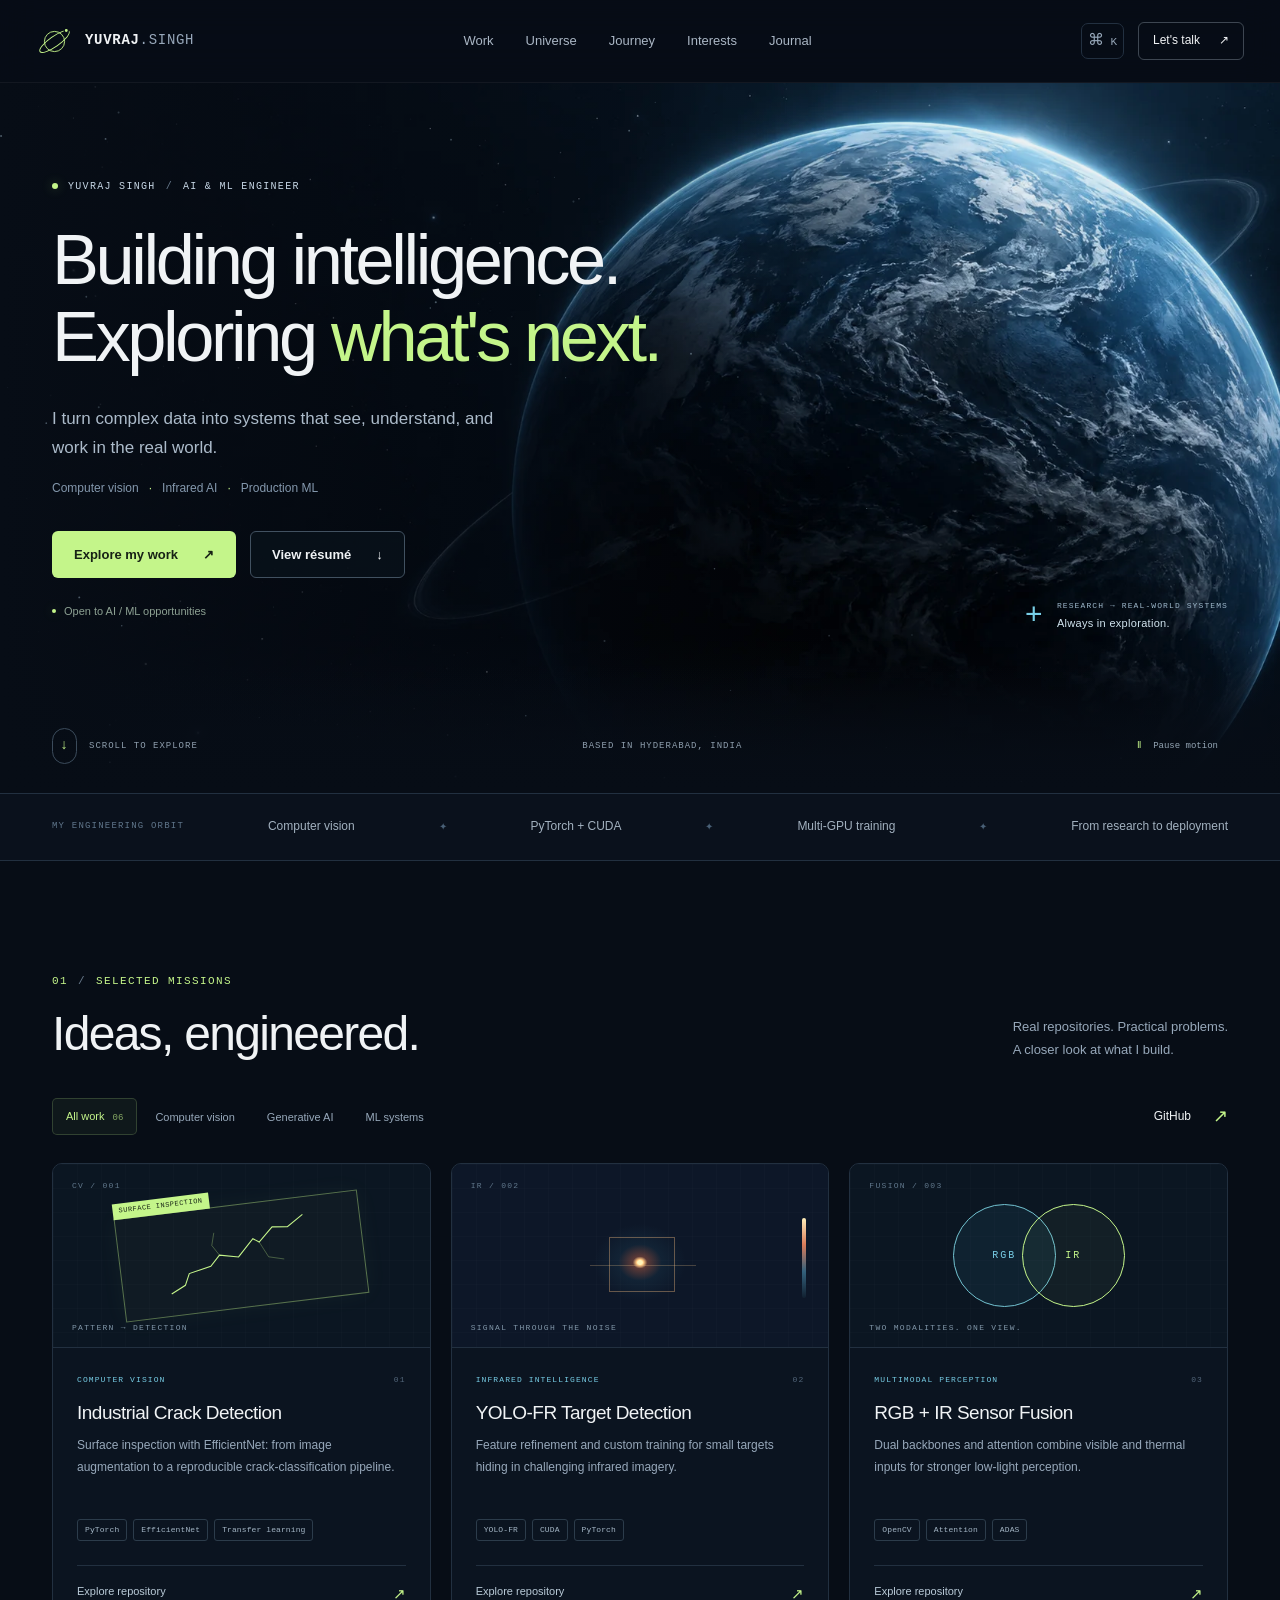
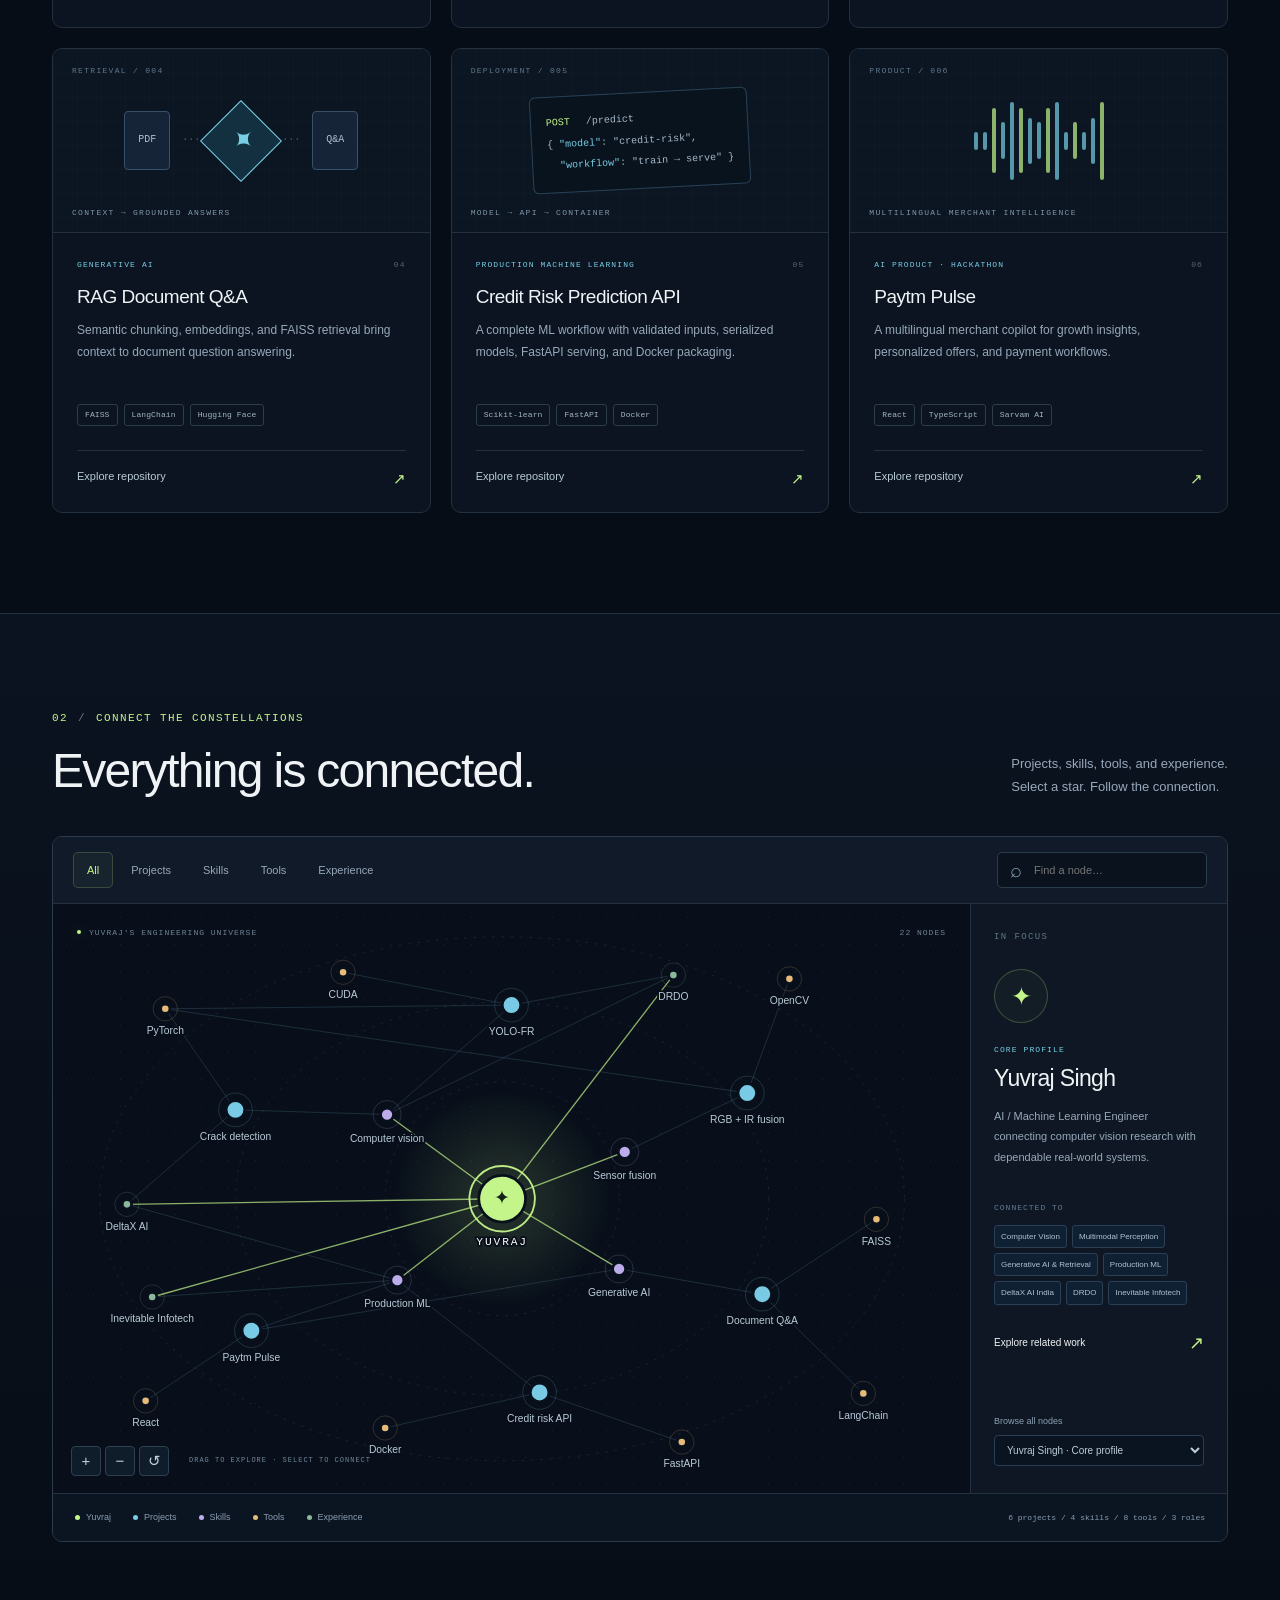
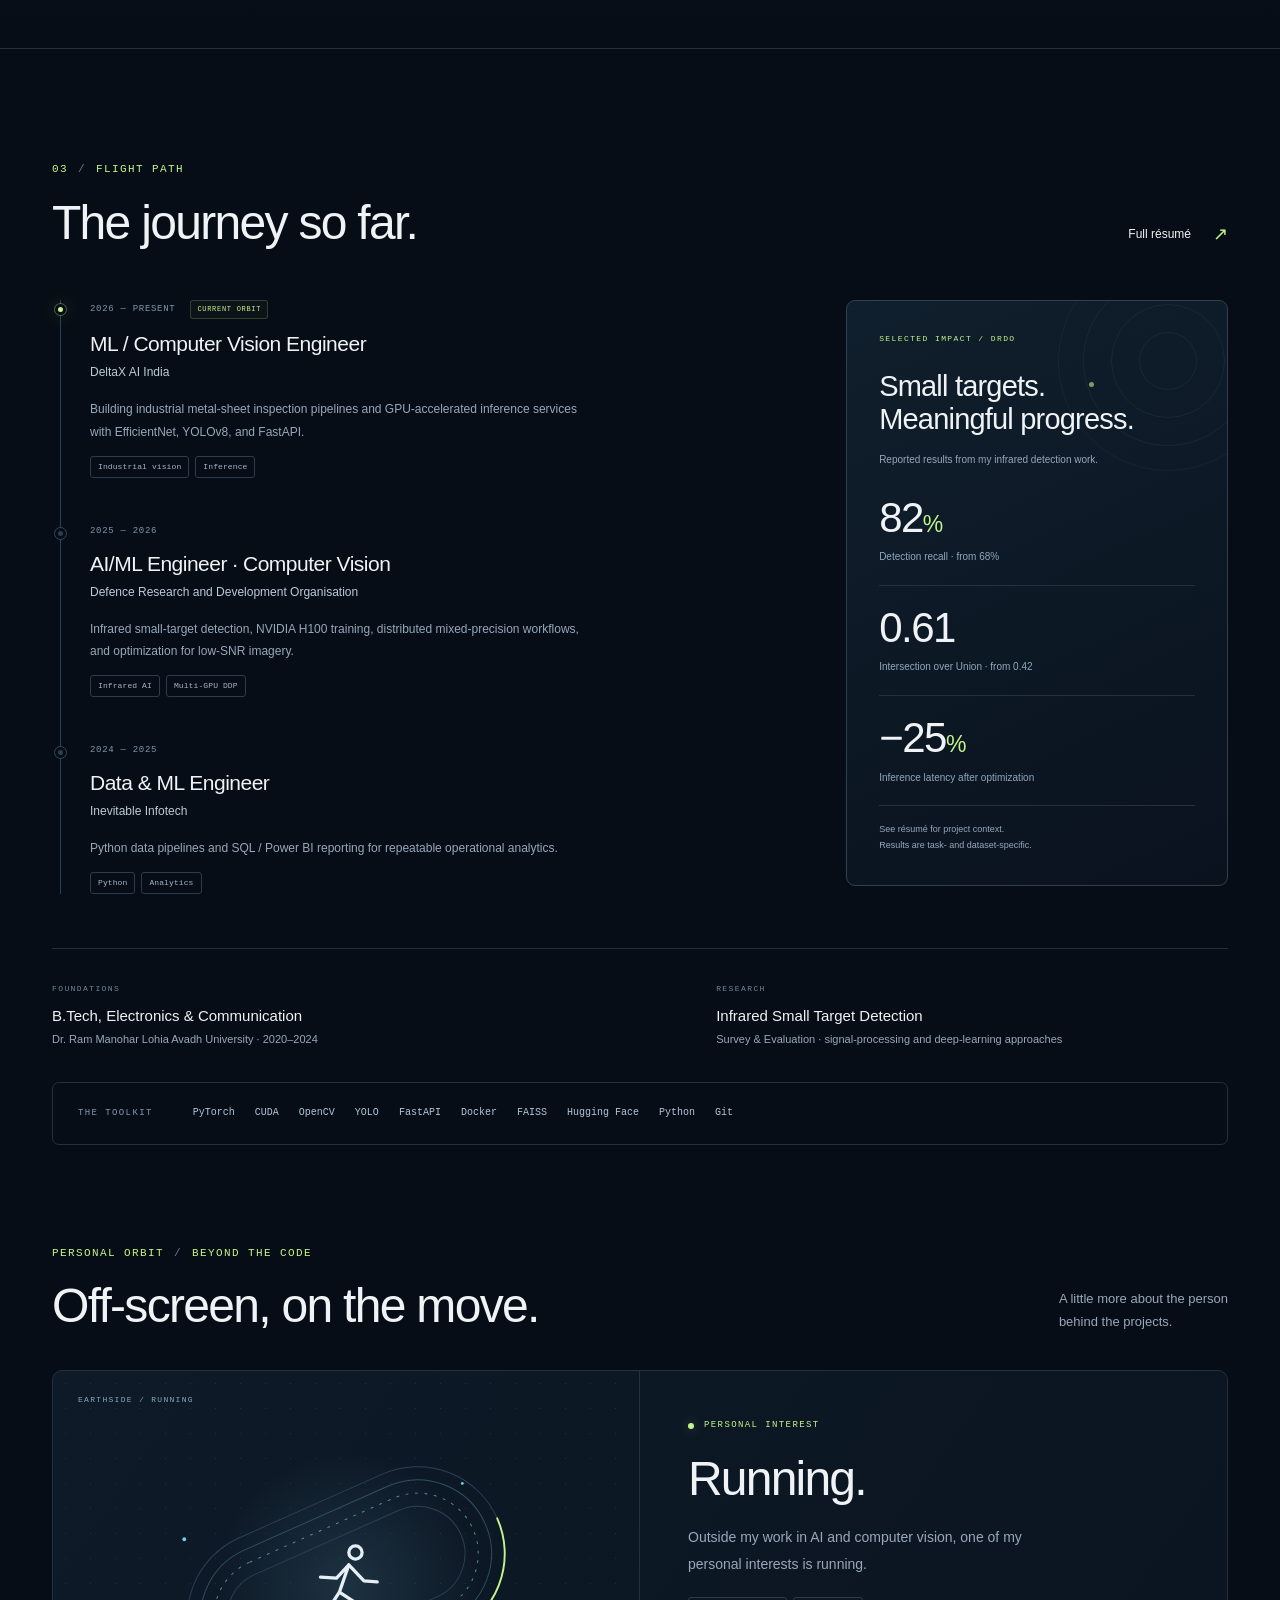
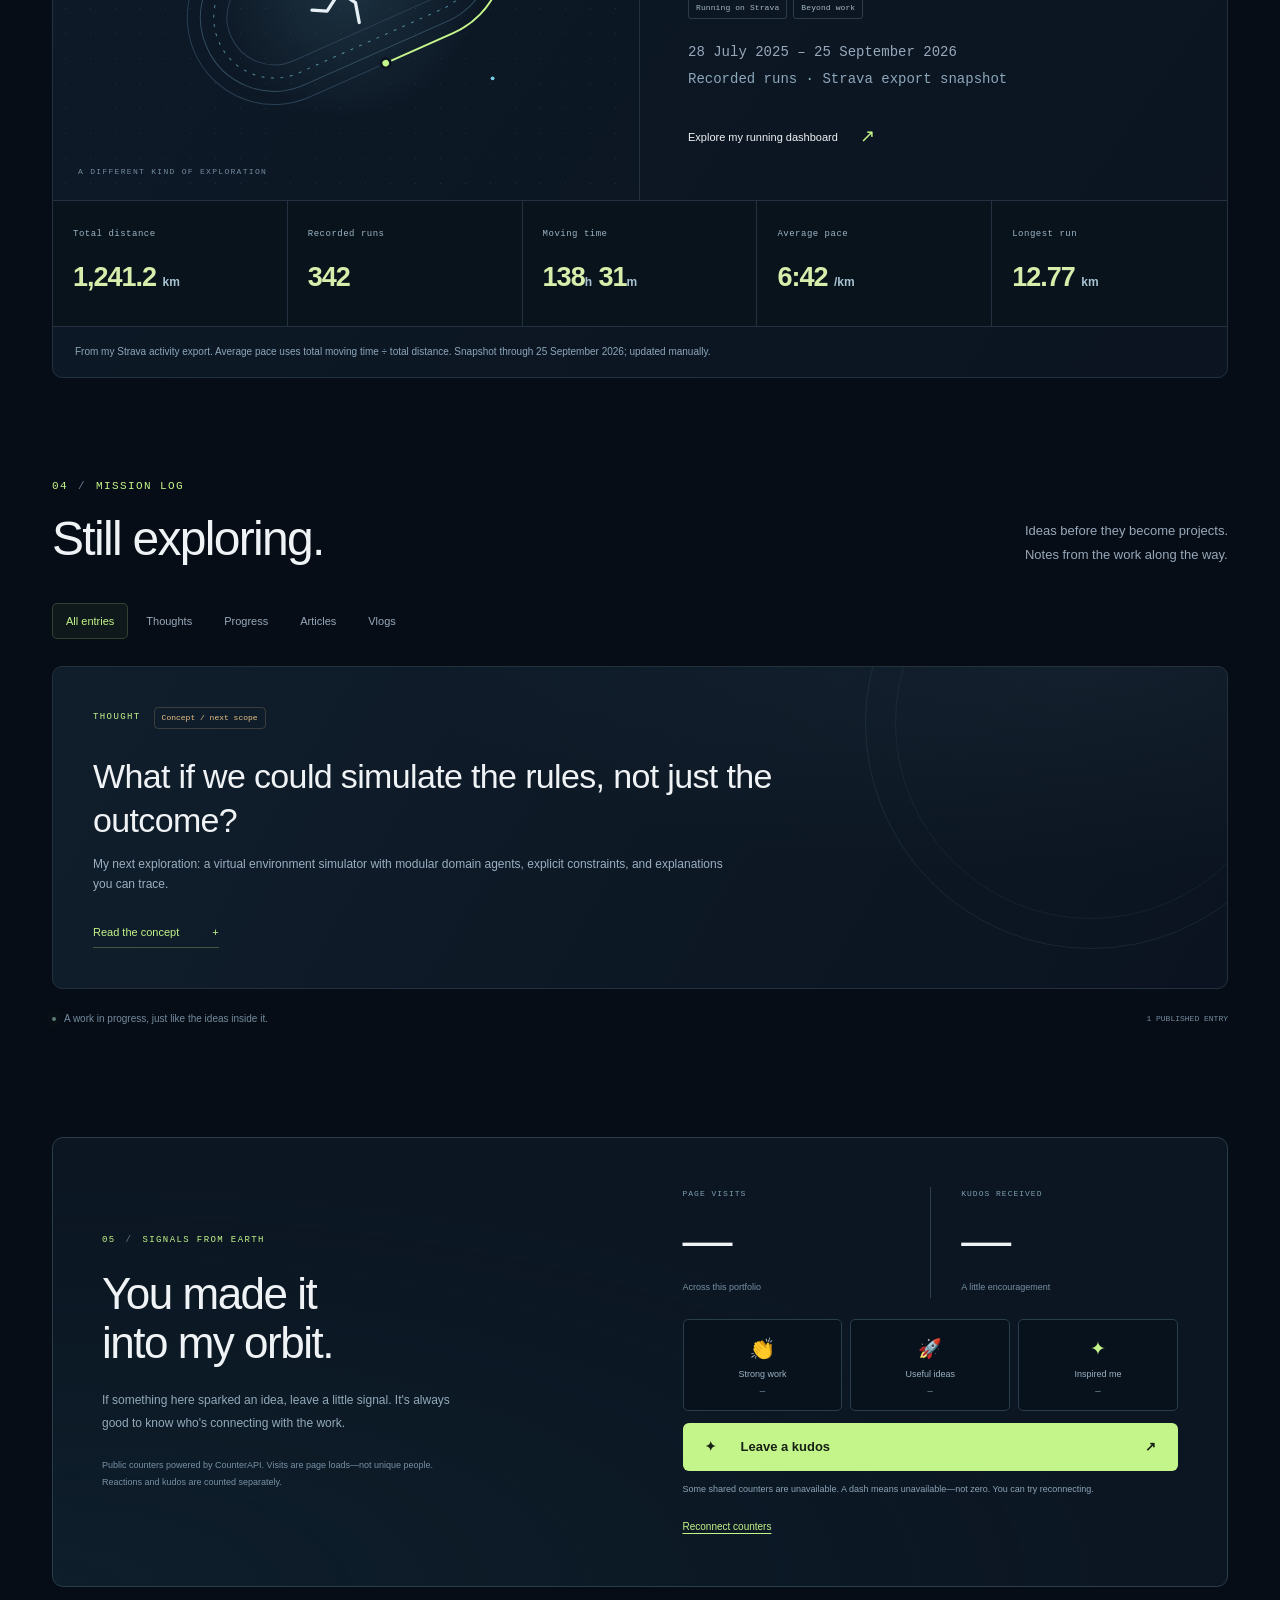
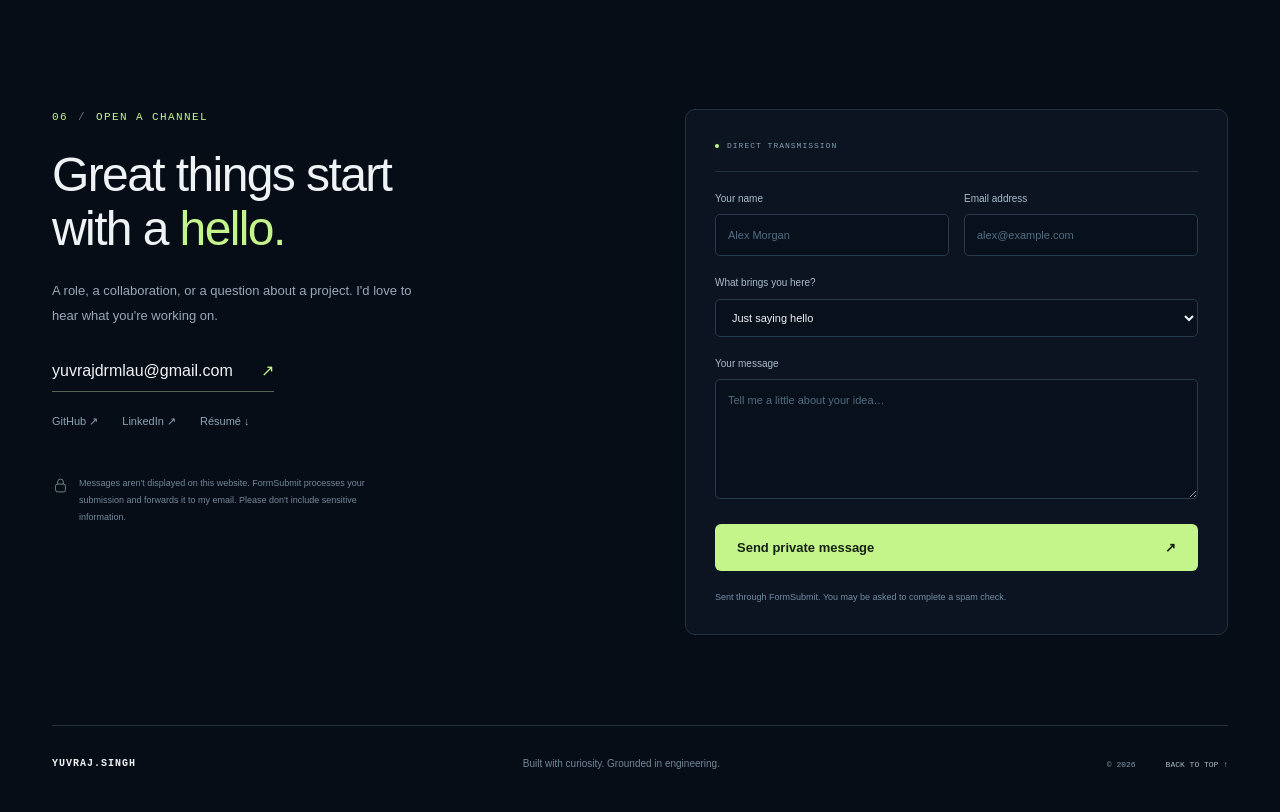
<file: index.html>
<!doctype html>
<html lang="en">
<head>
  <meta charset="utf-8">
  <meta name="viewport" content="width=device-width, initial-scale=1">
  <meta name="description" content="Yuvraj Singh — AI / Machine Learning Engineer. Explore computer vision, infrared detection, sensor fusion, and production ML projects, experience, and build notes.">
  <meta name="theme-color" content="#070d16">
  <meta property="og:title" content="Yuvraj Singh — AI / Machine Learning Engineer">
  <meta property="og:description" content="Building intelligent systems. Exploring what comes next. Projects, experience, and notes from my engineering orbit.">
  <meta property="og:type" content="website">
  <meta name="color-scheme" content="dark">
  <title>Yuvraj Singh · AI / Machine Learning Engineer</title>
  <link rel="icon" href="data:image/svg+xml,%3Csvg xmlns='http://www.w3.org/2000/svg' viewBox='0 0 64 64'%3E%3Crect width='64' height='64' rx='16' fill='%23070d16'/%3E%3Ccircle cx='32' cy='32' r='16' fill='none' stroke='%23c4f58a' stroke-width='2'/%3E%3Cellipse cx='32' cy='32' rx='27' ry='8' transform='rotate(-35 32 32)' fill='none' stroke='%23c4f58a' stroke-width='2'/%3E%3C/svg%3E">
  <style>:root{--bg:#070d16;--surface:#0b1420;--surface2:#101c2a;--text:#f0f3f5;--muted:#97a8ba;--line:#223040;--lime:#c4f58a;--cyan:#78cee6;--orange:#eac287;--mono:ui-monospace,SFMono-Regular,Consolas,monospace;--sans:Inter,-apple-system,BlinkMacSystemFont,"Segoe UI",sans-serif;color-scheme:dark}
*{box-sizing:border-box}html{scroll-behavior:smooth;scroll-padding-top:100px}body{margin:0;background:var(--bg);color:var(--text);font-family:var(--sans);font-size:15px;line-height:1.65;-webkit-font-smoothing:antialiased}button,input,textarea,select{font:inherit}button,a,input,textarea,select{-webkit-tap-highlight-color:transparent}button{cursor:pointer}button{color:inherit}a{color:inherit;text-decoration:none}button:disabled{cursor:default}button:focus-visible,a:focus-visible,input:focus-visible,textarea:focus-visible,select:focus-visible,summary:focus-visible,.graph-node:focus-visible{outline:2px solid var(--lime);outline-offset:5px}::selection{background:#c4f58a;color:#070d16}h1,h2,h3,p{margin:0}h1,h2,h3{line-height:1.15}h2{font-size:clamp(32px,4vw,48px);font-weight:500;letter-spacing:-1.7px}h3{font-weight:500}em{font-style:normal;color:var(--lime)}[hidden]{display:none!important}.container{width:min(1240px,calc(100% - 104px));margin-inline:auto}.section{padding-top:112px;padding-bottom:100px}.eyebrow{font-family:var(--mono);font-size:11px;line-height:1.5;letter-spacing:1.4px;color:var(--lime);display:flex;align-items:center;gap:10px}.eyebrow>span:not(.status-dot){color:#697b8d}.status-dot{display:inline-block;flex:none;width:6px;height:6px;background:var(--lime);border-radius:50%;box-shadow:0 0 12px #b8f77955}.sr-only,.skip-link:not(:focus){position:absolute;clip:rect(0,0,0,0);width:1px;height:1px;overflow:hidden;white-space:nowrap}.skip-link:focus{position:fixed;z-index:100;top:8px;left:8px;padding:12px;background:var(--lime);color:var(--bg)}
.header{position:sticky;top:0;z-index:30;background:#070d16e8;border-bottom:1px solid #ffffff0d;backdrop-filter:blur(18px)}.header-inner{height:82px;width:min(1440px,calc(100% - 72px));margin:auto;display:flex;align-items:center;justify-content:space-between;gap:30px}.brand{display:flex;align-items:center;gap:12px;font-family:var(--mono);font-weight:600;font-size:14px;letter-spacing:.7px}.brand svg{width:37px;height:37px;fill:none;stroke:var(--lime);stroke-width:1.1}.brand svg .satellite{fill:var(--lime);stroke:var(--bg);stroke-width:1.5}.brand-suffix{color:var(--muted);font-weight:400}.desktop-nav{display:flex;gap:32px;color:#aab7c5;font-size:13px}.desktop-nav a{position:relative;padding:12px 0;transition:color .2s}.desktop-nav a:hover,.desktop-nav a[aria-current]{color:var(--lime)}.desktop-nav a[aria-current]:after{content:"";position:absolute;bottom:3px;left:0;right:0;height:1px;background:var(--lime)}.header-actions{display:flex;align-items:center;gap:14px}.icon-button{border:1px solid var(--line);background:transparent;border-radius:7px;min-width:36px;height:36px;line-height:1;color:var(--muted);font-family:var(--mono);font-size:16px}.shortcut{font-size:11px}.nav-contact{font-size:12px;border:1px solid #aabdca55;border-radius:6px;padding:8px 14px;display:flex;gap:19px}.nav-contact:hover{border-color:var(--lime);color:var(--lime)}.menu-toggle{display:none}.mobile-nav{padding:12px 24px 24px;border-top:1px solid var(--line)}.mobile-nav a{display:block;padding:10px}
.hero{position:relative;overflow:hidden;min-height:710px;background:#070d16}.hero-art{position:absolute;inset:0;background-image:linear-gradient(90deg,#070d16 0%,#070d1644 48%,#070d1600 65%),linear-gradient(0deg,#070d16 0%,transparent 22%),url("[data-uri]");background-size:cover;background-position:center;opacity:.95}.hero:after{content:"";position:absolute;inset:0;pointer-events:none;background:linear-gradient(0deg,#070d16,transparent 18%)}#stars{position:absolute;inset:0;width:100%;height:100%;pointer-events:none;opacity:.55}.hero-content{position:relative;z-index:1;min-height:710px;display:flex;align-items:center;padding-top:36px;padding-bottom:112px}.hero-copy{width:710px}.hero-copy>.eyebrow{font-size:10px;letter-spacing:1.3px;margin-bottom:27px;color:#c6d6e5}.hero-copy h1{font-size:clamp(44px,5.5vw,76px);font-weight:500;line-height:1.1;letter-spacing:-3.4px;max-width:800px}.hero-copy h1 em{display:inline-block}.hero-description{font-size:17px;color:#acbbca;line-height:1.75;max-width:460px;margin-top:28px}.hero-specialties{color:#8498ad;font-size:12px;margin-top:16px;display:flex;flex-wrap:wrap;gap:10px}.hero-specialties span{color:var(--lime)}.hero-buttons{display:flex;gap:14px;margin-top:32px}.button{display:inline-flex;justify-content:center;align-items:center;gap:25px;border:1px solid transparent;border-radius:6px;padding:13px 21px;font-size:13px;font-weight:600;line-height:1.5;transition:background .2s,transform .2s,border-color .2s}.button:hover{transform:translateY(-2px)}.button.primary{background:var(--lime);color:#172115}.button.primary:hover{background:#d7ffa9}.button.secondary{border-color:#415160;background:#09121bbb}.button.secondary:hover{border-color:var(--lime)}.availability{display:inline-flex;align-items:center;gap:8px;margin-top:24px;font-size:11px;color:#8da193}.availability .status-dot{width:4px;height:4px}.orbital-note{position:absolute;right:0;bottom:158px;display:flex;gap:13px;font-family:var(--mono);font-size:8px;letter-spacing:1.1px;color:#9eb8cb;line-height:1.9}.crosshair{font-size:30px;font-weight:200;color:var(--cyan);line-height:1.25}.orbital-note b{font-size:11px;font-family:var(--sans);font-weight:400;letter-spacing:.3px;color:#d1e4ef}.hero-bottom{position:absolute;bottom:29px;left:0;right:0;display:flex;justify-content:space-between;align-items:center;font-family:var(--mono);font-size:9px;letter-spacing:1px;color:#8f9fae}.scroll-cue{display:flex;align-items:center;gap:12px}.scroll-cue>span{width:25px;height:36px;display:grid;place-items:center;border:1px solid #3b4b5b;border-radius:20px;color:var(--lime);font-size:14px}.hero-bottom button{background:none;border:0;color:#94a5b4;font:inherit;padding:10px}.hero-bottom button span{color:var(--lime);margin-right:7px}
.proof-strip{border-block:1px solid var(--line);background:#0a111c}.proof-inner{display:flex;justify-content:space-between;align-items:center;gap:25px;padding-block:23px;font-size:12px;color:#a2b1bf}.proof-label{font-family:var(--mono);font-size:9px;letter-spacing:1.2px;color:#60768b}.proof-inner i{font-style:normal;color:#496076;font-size:10px}.section-heading{display:flex;justify-content:space-between;align-items:flex-end;gap:35px;margin-bottom:37px}.section-heading .eyebrow{margin-bottom:17px}.section-heading>p{color:var(--muted);font-size:13px;line-height:1.8}.section-toolbar{display:flex;align-items:center;justify-content:space-between;margin-bottom:28px;gap:20px}.filter-group{display:flex;gap:4px;flex-wrap:wrap}.filter-group button{padding:8px 13px;border:1px solid transparent;border-radius:5px;background:transparent;color:var(--muted);font-size:11px;white-space:nowrap;transition:.2s}.filter-group button:hover{color:var(--text)}.filter-group button.active{background:#c4f58a0c;color:var(--lime);border-color:#c4f58a30}.filter-group small{font-family:var(--mono);font-size:9px;margin-left:5px;opacity:.65}.text-link{display:inline-flex;align-items:center;gap:22px;font-size:12px;white-space:nowrap}.text-link span{color:var(--lime);font-size:18px}.text-link:hover{color:var(--lime)}.project-grid{display:grid;grid-template-columns:repeat(3,1fr);gap:20px}.project-card{background:#0b1420;border:1px solid var(--line);border-radius:10px;overflow:hidden;transition:border-color .2s,transform .2s;display:flex;flex-direction:column;scroll-margin-top:105px}.project-card:hover{transform:translateY(-5px);border-color:#506b80}.project-art{height:184px;position:relative;overflow:hidden;border-bottom:1px solid var(--line);display:flex;align-items:center;justify-content:center;background-color:#0b1622;background-image:linear-gradient(#ffffff03 1px,transparent 1px),linear-gradient(90deg,#ffffff03 1px,transparent 1px);background-size:24px 24px}.art-coordinate,.art-caption{position:absolute;z-index:2;font-family:var(--mono);font-size:8px;letter-spacing:1.3px;color:#61788c}.art-coordinate{left:19px;top:15px}.art-caption{bottom:13px;left:19px;color:#8197a9}.project-body{padding:25px 24px 20px;display:flex;flex-direction:column;flex:1}.card-eyebrow{font-family:var(--mono);font-size:8px;letter-spacing:1.1px;color:var(--cyan);display:flex;justify-content:space-between;gap:10px}.card-eyebrow span{color:#526579}.project-body h3{font-size:19px;letter-spacing:-.5px;margin:15px 0 12px}.project-body>p:not(.card-eyebrow){color:var(--muted);font-size:12px;line-height:1.8;min-height:66px}.tags{display:flex;gap:6px;flex-wrap:wrap;margin-top:18px}.tags span{font-family:var(--mono);font-size:8px;letter-spacing:.1px;color:#a5b7c6;padding:4px 7px;border:1px solid #2c3c4b;border-radius:3px;line-height:1.5}.project-link{display:flex;justify-content:space-between;font-size:11px;margin-top:24px;padding-top:16px;border-top:1px solid var(--line);color:#bacbd8}.project-link span{color:var(--lime);font-size:15px}.project-link:hover{color:var(--lime)}.scan-frame{width:65%;height:104px;border:1px solid #c4f58a66;position:relative;transform:rotate(-7deg);box-shadow:0 0 24px #c4f58a0b;background:#c4f58a06}.scan-frame svg{width:100%;height:100%;padding:10px}.crack-path,.crack-branch{fill:none;stroke:var(--lime);stroke-width:1.8}.crack-branch{stroke-width:1;opacity:.5}.detection-label{position:absolute;top:-16px;left:-1px;background:var(--lime);color:#172516;font-family:var(--mono);font-size:7px;padding:2px 6px;letter-spacing:.5px}.thermal-art{background-color:#0d1728}.thermal-target{width:170px;height:130px;background:radial-gradient(ellipse at 50% 55%,#fff4ba 0 2%,#ffc781 3%,#fa7d5555 6%,#25536933 18%,transparent 38%);position:relative}.thermal-target span{position:absolute;left:54px;top:46px;width:66px;height:55px;border:1px solid #ebb37a66}.thermal-target i{position:absolute;left:35px;top:74px;width:106px;height:1px;background:#e6bc8544}.thermal-scale{position:absolute;right:22px;top:54px;height:80px;width:4px;border-radius:2px;background:linear-gradient(#ffefba,#da7b59,#33617c,#112030)}.fusion-circles{display:flex;align-items:center}.fusion-circles div{width:103px;height:103px;border:1px solid #72c2d0;border-radius:50%;background:#48c3eb11;display:flex;align-items:center;justify-content:center;font-family:var(--mono);font-size:10px;letter-spacing:2px;color:var(--cyan)}.fusion-circles div+div{margin-left:-34px;border-color:#c4f58a;background:#c4f58a0a;color:var(--lime)}.rag-flow{display:flex;align-items:center;gap:12px;font-family:var(--mono);font-size:10px;color:#afc2cf}.rag-flow>span:not(.rag-core){width:46px;height:59px;border:1px solid #365168;display:grid;place-items:center;border-radius:4px;background:#152436}.rag-flow i{color:#456373}.rag-core{width:58px;height:58px;border:1px solid var(--cyan);transform:rotate(45deg);display:grid;place-items:center;color:var(--cyan);font-size:28px;background:#12303f}.code-art{font-family:var(--mono);font-size:10px;line-height:2.15;transform:rotate(-3deg);padding:15px;border:1px solid #294155;background:#09131de8;border-radius:6px}.code-art span{display:block;color:#a6b8c8}.code-art i{font-style:normal;color:var(--lime);margin-right:10px}.code-art b{color:var(--cyan);font-weight:400}.pulse-bars{height:78px;display:flex;align-items:center;gap:5px}.pulse-bars i{display:block;width:4px;border-radius:4px;background:var(--cyan);height:18px;opacity:.7}.pulse-bars i:nth-child(3n){height:65px;background:var(--lime)}.pulse-bars i:nth-child(4n){height:37px}.pulse-bars i:nth-child(5n){height:78px}.pulse-bars i:nth-child(7n){height:46px}
.universe-section{padding:96px 0 106px;border-block:1px solid var(--line);background:linear-gradient(180deg,#0b1320,#070d16)}.universe-shell{border:1px solid #2a3b4e;border-radius:10px;overflow:hidden;background:#080f1a}.universe-toolbar{display:flex;align-items:center;justify-content:space-between;gap:16px;padding:15px 20px;background:#101a28;border-bottom:1px solid var(--line)}.search-box{display:flex;align-items:center;gap:10px;border:1px solid #2b3d4d;border-radius:5px;background:#0a121d;padding:7px 12px;width:210px;color:#829db2}.search-box span{font-size:20px;line-height:1}.search-box input{width:100%;min-width:0;background:transparent;color:var(--text);border:none;font-size:11px;outline-offset:9px}.universe-body{display:grid;grid-template-columns:minmax(0,1fr) 257px}.graph-stage{position:relative;min-width:0;min-height:515px;overflow:hidden;background-image:radial-gradient(#637c9430 .8px,transparent .8px);background-size:27px 27px}.graph-heading{position:absolute;left:24px;right:24px;top:22px;display:flex;align-items:center;gap:8px;font-family:var(--mono);font-size:8px;letter-spacing:1px;color:#6f8497;pointer-events:none}.graph-heading .status-dot{width:4px;height:4px}.graph-heading>span:last-child{margin-left:auto}#network{display:block;width:100%;height:100%;min-height:515px;touch-action:pan-y;cursor:grab}#network.is-dragging{cursor:grabbing;touch-action:none}.orbit-rings{stroke:#314355;stroke-dasharray:3 7;stroke-width:1;fill:none;opacity:.42}.graph-edge{stroke:#486c85;stroke-width:1;opacity:.35;transition:opacity .2s}.graph-edge.connected{stroke:var(--lime);stroke-width:1.4;opacity:.7}.graph-node{cursor:pointer;transition:opacity .2s}.graph-node .node-dot{fill:var(--node-color);stroke:#08101b;stroke-width:3;transition:r .2s}.graph-node .node-halo{fill:none;stroke:var(--node-color);stroke-width:1;opacity:.2}.graph-node text{font-family:var(--sans);fill:#b9cad8;font-size:11px;font-weight:400;text-anchor:middle;paint-order:stroke;stroke:#080f1a;stroke-width:4px;stroke-linejoin:round;pointer-events:none}.graph-node.core text{font-family:var(--mono);font-size:12px;letter-spacing:2px;fill:#c4f58a}.graph-node .node-subtext{font-size:7px;fill:#768d9e;letter-spacing:1px}.graph-node.selected .node-halo,.graph-node:hover .node-halo,.graph-node:focus .node-halo{opacity:.95;stroke-width:2}.graph-node.selected text,.graph-node:hover text{fill:white}.graph-node.muted{opacity:.13}.graph-edge.muted{opacity:.07}.graph-bottom{position:absolute;left:18px;right:18px;bottom:17px;display:flex;align-items:center;gap:20px;pointer-events:none}.zoom-controls{display:flex;gap:4px;pointer-events:auto}.zoom-controls button{width:30px;height:30px;font-size:15px;background:#0f1d2b;border:1px solid #2d4051;border-radius:4px;color:#c1d2dd}.zoom-controls button:hover{border-color:var(--lime);color:var(--lime)}.graph-hint{font-family:var(--mono);font-size:7px;letter-spacing:1px;color:#71879a}.graph-empty{position:absolute;top:44%;left:10%;right:10%;padding:20px;text-align:center;background:#0a1423ed;border:1px solid var(--line);font-size:13px;color:var(--muted);pointer-events:none}.node-panel{border-left:1px solid var(--line);background:#0e1723;padding:27px 23px;display:flex;flex-direction:column}.node-panel>.eyebrow{font-size:9px;color:#60768a}.node-emblem{display:flex;align-items:center;justify-content:center;width:54px;height:54px;border:1px solid #c4f58a40;border-radius:50%;background:#c4f58a07;font-size:25px;color:var(--lime);margin:25px 0 20px}.node-panel h3{font-size:23px;letter-spacing:-.65px;margin-top:9px}.node-panel>p:not(.eyebrow):not(.card-eyebrow):not(.node-relation-label){color:var(--muted);font-size:11px;line-height:1.85;margin-top:14px;min-height:72px}.node-relation-label{font-family:var(--mono);font-size:8px;letter-spacing:1px;color:#647d93;margin:23px 0 11px}.connection-chips{display:flex;gap:5px;flex-wrap:wrap;min-height:50px}.connection-chips button{border:1px solid #294057;color:#adc2d3;background:#102033;border-radius:3px;font-size:8px;padding:4px 6px}.connection-chips button:hover{border-color:var(--lime);color:var(--lime)}.node-panel>.text-link{margin-top:24px;font-size:10px;justify-content:space-between}.node-select-label{font-size:9px;color:#8ca0b3;margin-top:auto;padding-top:24px}.node-select-label select{display:block;margin-top:6px;width:100%;min-width:0;padding:8px;background:#0a1420;border:1px solid #293e52;border-radius:4px;color:#bdcdda;font-size:10px}.graph-legend{display:flex;align-items:center;gap:22px;flex-wrap:wrap;border-top:1px solid var(--line);padding:16px 22px;font-size:9px;color:#8a9db0;background:#0b1421}.graph-legend span{display:flex;align-items:center;gap:6px}.graph-legend i{width:5px;height:5px;display:inline-block;border-radius:50%}.legend-core{background:var(--lime)}.legend-project{background:#79cbe5}.legend-skill{background:#bdacec}.legend-tool{background:#e6ba78}.legend-experience{background:#8ab99e}.graph-counts{margin-left:auto;font-family:var(--mono);font-size:8px}
.journey-layout{display:grid;grid-template-columns:1.3fr .7fr;gap:85px;margin-top:50px}.timeline{padding-left:29px;border-left:1px solid #294056;margin-left:8px}.role{position:relative;padding-bottom:46px}.role:last-child{padding-bottom:0}.timeline-dot{position:absolute;left:-35px;top:4px;width:11px;height:11px;background:#283e53;border:3px solid var(--bg);border-radius:50%;outline:1px solid #31465b}.timeline-dot.current{background:var(--lime);outline-color:#c4f58a55;box-shadow:0 0 18px #c4f58a33}.role-top{display:flex;gap:15px;align-items:center;font-family:var(--mono);font-size:9px;letter-spacing:.7px;color:#7f95a9}.current-badge{font-size:7px;border:1px solid #c4f58a33;background:#c4f58a07;color:var(--lime);border-radius:3px;padding:3px 6px}.role h3{font-size:21px;letter-spacing:-.5px;margin-top:13px}.organization{color:#bbcbd8;font-size:12px;margin-top:7px}.role>p:last-of-type{font-size:12px;color:var(--muted);max-width:510px;margin-top:15px;line-height:1.9}.role .tags{margin-top:12px}.impact-panel{background:linear-gradient(155deg,#101f2d,#0a121e);border:1px solid #30404c;border-radius:9px;padding:32px;position:relative;overflow:hidden;align-self:start}.impact-panel>.eyebrow{font-size:8px;position:relative}.impact-panel h3{font-size:29px;letter-spacing:-.8px;margin-top:25px;position:relative}.impact-panel>p:not(.eyebrow){color:var(--muted);font-size:10px;margin-top:16px;position:relative}.impact-values{margin-top:24px;position:relative}.impact-values>div{padding:17px 0;border-bottom:1px solid var(--line)}.impact-values>div:first-child{padding-top:0}.impact-values strong{font-size:42px;font-weight:400;line-height:1.2;letter-spacing:-1.5px;display:block}.impact-values strong>span{font-size:23px;color:var(--lime)}.impact-values>div>span{color:#90a8bd;font-size:10px}.impact-panel .impact-footnote{font-size:9px!important;line-height:1.7}.impact-radar{position:absolute;right:-51px;top:-50px;width:220px;height:220px;border:1px solid #91b9d21a;border-radius:50%;opacity:.6}.impact-radar:before,.impact-radar:after,.impact-radar>div{content:"";position:absolute;inset:24px;border:1px solid #91b9d222;border-radius:50%}.impact-radar:after{inset:52px}.impact-radar>div{inset:80px}.impact-radar>span{position:absolute;left:30px;top:130px;width:5px;height:5px;background:var(--lime);border-radius:50%}.education-row{display:grid;grid-template-columns:1.2fr 1fr;gap:50px;border-top:1px solid var(--line);padding-top:34px;margin-top:54px}.education-row .eyebrow{font-size:8px;color:#6f879c}.education-row h3{font-size:15px;margin-top:12px}.education-row>div>p:last-child{font-size:11px;color:var(--muted);margin-top:6px}.toolkit{display:flex;gap:40px;align-items:center;border:1px solid var(--line);border-radius:7px;padding:22px 25px;margin-top:34px}.toolkit>.eyebrow{white-space:nowrap;font-size:9px;color:#849aad}.toolkit>div{display:flex;gap:20px;flex-wrap:wrap;font-family:var(--mono);color:#b3c5d5;font-size:10px}
.journal-section{padding-top:0}.journal-filters{margin-bottom:27px}.journal-grid{display:grid;grid-template-columns:repeat(2,1fr);gap:20px}.journal-card{border:1px solid var(--line);border-radius:10px;padding:32px;background:#0c1622;overflow:hidden;position:relative}.journal-card.featured{grid-column:1/-1;background:radial-gradient(ellipse at 88% 0,#3a5a6425,transparent 46%),linear-gradient(120deg,#101e2b,#0b1320);padding:40px}.journal-card.featured:before{content:"";position:absolute;right:-90px;top:-170px;width:450px;height:450px;border:1px solid #6d9ba022;border-radius:50%;pointer-events:none}.journal-card.featured:after{content:"";position:absolute;right:-60px;top:-140px;width:390px;height:390px;border:1px solid #6d9ba019;border-radius:50%;pointer-events:none}.journal-meta{display:flex;align-items:center;gap:13px;flex-wrap:wrap;position:relative;z-index:1}.journal-meta .eyebrow{font-size:9px}.journal-status{font-size:8px;font-family:var(--mono);color:var(--orange);padding:3px 7px;border:1px solid #eac28733;border-radius:4px}.journal-date{margin-left:auto;font-family:var(--mono);font-size:9px;color:var(--muted)}.journal-card h3{font-size:25px;letter-spacing:-.65px;max-width:680px;margin:25px 0 13px;position:relative;z-index:1}.journal-card.featured h3{font-size:34px;line-height:1.3}.journal-card>p{color:#9bafc1;font-size:12px;max-width:640px;position:relative;z-index:1}.journal-details{position:relative;z-index:1;margin-top:25px}.journal-details summary{font-size:11px;color:var(--lime);cursor:pointer;list-style:none;display:inline-block;border-bottom:1px solid #c4f58a44;padding-bottom:5px}.journal-details summary:after{content:" +";margin-left:30px}.journal-details[open] summary:after{content:" −"}.journal-body{border-top:1px solid var(--line);padding-top:20px;margin-top:20px;max-width:920px}.journal-body p{color:#a5b8c9;font-size:12px;margin-bottom:16px;line-height:1.95;white-space:pre-line}.journal-body p:last-child{margin-bottom:0}.journal-card>.text-link{margin-top:20px;color:var(--lime);position:relative;z-index:1}.journal-empty{padding:48px;border:1px dashed var(--line);border-radius:8px;text-align:center;color:var(--muted);font-size:13px}.journal-footer{font-size:10px;color:#738b9e;display:flex;align-items:center;gap:8px;margin-top:22px}.journal-footer .status-dot{background:#5c7e72;width:4px;height:4px}.journal-footer>span:last-child{margin-left:auto;font-family:var(--mono);font-size:8px}
.community-section{display:grid;grid-template-columns:1fr 1fr;gap:85px;align-items:center;background:radial-gradient(ellipse at 0% 100%,#183b4938,transparent 65%),#0b1622;border:1px solid #2a3d4a;border-radius:11px;padding:49px;margin-top:10px;margin-bottom:10px}.community-copy>.eyebrow{font-size:9px}.community-copy h2{font-size:44px;line-height:1.1;letter-spacing:-1.5px;margin-top:23px}.community-copy>p:not(.eyebrow){color:#93a9b9;font-size:12px;line-height:1.9;max-width:370px;margin-top:22px}.community-copy .counter-disclosure{font-size:9px!important;color:#7890a4!important;max-width:340px!important}.kudos-board{position:relative}.counter-stats{display:grid;grid-template-columns:1fr 1fr;margin-bottom:21px}.counter-stats>div+div{border-left:1px solid #2b3f4c;padding-left:30px}.stat-label{font-family:var(--mono);font-size:8px;letter-spacing:1px;color:#7e9fb1;display:block}.counter-stats strong{font-size:50px;font-weight:400;letter-spacing:-2px;line-height:1.3;display:block;margin-top:8px}.counter-stats div>span:last-child{font-size:9px;color:#7890a2}.reaction-row{display:grid;grid-template-columns:repeat(3,1fr);gap:8px}.reaction-button{position:relative;background:#07121c;border:1px solid #2a3d4b;border-radius:5px;padding:13px 5px 10px;display:flex;flex-direction:column;align-items:center;gap:3px}.reaction-button b{font-weight:400;font-size:19px;color:var(--lime)}.reaction-button>span{font-size:9px;color:#9bb2c4}.reaction-button small{font-family:var(--mono);font-size:9px;color:#7895a9}.reaction-button:hover,.reaction-button.is-sent{border-color:#8bae71;background:#c4f58a07}.reaction-button.is-sent:after{content:"✓";position:absolute;right:8px;top:6px;font-size:9px;color:var(--lime)}.kudos-button{width:100%;margin-top:12px;justify-content:flex-start}.kudos-button>span:last-child{margin-left:auto}.kudos-button.is-sent{background:transparent!important;color:var(--lime)!important;border-color:#c4f58a66}#kudos-status{font-size:9px;color:#8da4b6;margin-top:11px;line-height:1.7;min-height:31px}.retry-counters{border:0;background:none;padding:0;text-decoration:underline;text-underline-offset:3px;color:var(--lime);font-size:10px}.burst-star{position:absolute;left:50%;top:65%;color:var(--lime);font-size:18px;pointer-events:none;animation:burst 900ms ease-out forwards;z-index:4}@keyframes burst{to{transform:translate(var(--bx),var(--by)) rotate(110deg);opacity:0}}
.message-section{display:grid;grid-template-columns:1fr 1fr;gap:90px;align-items:start;padding-bottom:90px}.message-copy h2{font-size:48px;letter-spacing:-1.6px;line-height:1.12;margin-top:22px}.message-copy>p:not(.eyebrow):not(.privacy-note){color:var(--muted);font-size:13px;max-width:380px;margin-top:24px;line-height:1.9}.email-link{display:inline-flex;align-items:center;gap:28px;border-bottom:1px solid #516653;padding-bottom:7px;font-size:16px;margin-top:29px}.email-link span{color:var(--lime)}.social-links{display:flex;gap:24px;font-size:11px;color:#8da4b8;margin-top:20px}.social-links a:hover{color:var(--lime)}.privacy-note{display:flex;align-items:flex-start;gap:10px;font-size:9px;color:#71889b;max-width:350px;line-height:1.85;margin-top:45px}.privacy-note svg{flex:none;width:17px;height:17px;stroke:#749284;fill:none;stroke-width:1.3;margin-top:2px}.message-form{border:1px solid var(--line);border-radius:10px;padding:29px;background:#0b1420;display:grid;gap:19px}.form-heading{display:flex;align-items:center;gap:8px;font-family:var(--mono);font-size:8px;letter-spacing:1px;color:#849fb1;border-bottom:1px solid var(--line);padding-bottom:18px;margin-bottom:0}.form-heading .status-dot{width:4px;height:4px}.message-form label{font-size:10px;color:#aabccb;display:block}.form-row{display:grid;grid-template-columns:1fr 1fr;gap:15px}.message-form input:not(.honeypot),.message-form textarea,.message-form select{width:100%;min-width:0;border:1px solid #273b4d;border-radius:5px;background:#07101b;color:var(--text);padding:11px 12px;font-size:11px;margin-top:7px}.message-form input::placeholder,.message-form textarea::placeholder{color:#526d83}.message-form textarea{resize:vertical;min-height:120px}.message-form .button{justify-content:space-between}.form-note{font-size:9px;color:#718da3;line-height:1.7}.honeypot{position:absolute;left:-9999px;opacity:0;pointer-events:none}.footer{border-top:1px solid var(--line);padding:30px 0 40px;display:flex;gap:30px;align-items:center;justify-content:space-between}.footer .brand{font-size:10px;letter-spacing:1px}.footer>span{font-size:10px;color:#71879a}.footer>div{display:flex;gap:30px;font-family:var(--mono);font-size:8px;color:#8198ab}.footer>div a{color:#a6b8c6}.command-dialog{width:min(490px,calc(100% - 32px));padding:22px;margin:14vh auto auto;background:#101c2a;border:1px solid #40576a;border-radius:12px;color:var(--text);box-shadow:0 30px 100px #0008}.command-dialog::backdrop{background:#030912bb;backdrop-filter:blur(8px)}.dialog-head{display:flex;align-items:center;justify-content:space-between;font-size:12px;color:#a2b6c8}.command-dialog>input{width:100%;padding:14px;margin:17px 0;border:1px solid #3a4f62;border-radius:5px;background:#07111e;color:var(--text);font-size:13px}.command-dialog #command-links a{display:flex;align-items:center;gap:18px;padding:12px;font-family:var(--mono);font-size:10px;color:#a2b5c5;border-radius:5px}.command-dialog #command-links a:hover{background:#c4f58a0d;color:var(--lime)}.command-dialog #command-links span{margin-right:auto;font:12px var(--sans)}.command-footer{display:flex;justify-content:space-between;font:8px var(--mono);letter-spacing:.7px;color:#6b8397;margin-top:20px;padding-top:17px;border-top:1px solid var(--line)}#command-empty{color:var(--muted);font-size:12px;padding:10px}
.interests-section{padding-bottom:100px}.running-card{display:grid;grid-template-columns:1fr 1fr;border:1px solid var(--line);border-radius:10px;overflow:hidden;background:linear-gradient(125deg,#0e1a28,#0b1420)}.running-art{position:relative;display:grid;place-items:center;min-height:330px;border-right:1px solid var(--line);background-image:radial-gradient(#789bb52b .8px,transparent .8px);background-size:25px 25px}.running-orbit{width:100%;max-width:490px;height:auto;display:block;padding:18px}.running-art-label,.running-art-footer{position:absolute;left:25px;font-family:var(--mono);font-size:8px;letter-spacing:1.3px;color:#8da7ba}.running-art-label{top:22px}.running-art-footer{bottom:22px;color:#738b9f}.running-copy{padding:48px;align-self:center}.running-copy>.eyebrow{font-size:9px}.running-copy h3{font-size:48px;letter-spacing:-1.8px;margin:18px 0}.running-copy>p:not(.eyebrow){font-size:14px;color:var(--muted);line-height:1.9;max-width:360px}.running-copy .text-link{margin-top:30px;font-size:11px;white-space:normal}.running-copy .tags{margin-top:20px}
.running-copy .running-period{margin-top:20px;font-family:var(--mono);font-size:11px;line-height:1.8}.running-period span{color:#8da7ba}.running-stats{grid-column:1/-1;display:grid;grid-template-columns:repeat(5,minmax(0,1fr));margin:0;border-top:1px solid var(--line);background:#08131c}.running-stats>div{padding:26px 20px;border-right:1px solid var(--line)}.running-stats>div:last-child{border-right:0}.running-stats dt{font-family:var(--mono);font-size:9px;letter-spacing:.5px;color:#9cb4c5;margin-bottom:13px}.running-stats dd{margin:0;font-size:27px;font-weight:600;letter-spacing:-1px;color:#d7edac;font-variant-numeric:tabular-nums;white-space:nowrap}.running-stats dd span{font-size:12px;letter-spacing:0;color:#a7c2d2}.running-source{grid-column:1/-1;margin:0;padding:16px 22px;border-top:1px solid var(--line);font-size:10px;line-height:1.8;color:#8da7ba}
@media(max-width:820px){.interests-section{padding-bottom:76px}.running-copy{padding:30px}.running-copy h3{font-size:38px}.running-copy>p:not(.eyebrow){font-size:12px}.running-art{min-height:300px}.desktop-nav{gap:13px}.running-stats{grid-template-columns:repeat(3,minmax(0,1fr))}.running-stats>div{border-bottom:1px solid var(--line)}}
@media(max-width:600px){.running-stats{grid-template-columns:repeat(2,minmax(0,1fr))}.running-stats>div{padding:23px}.running-stats>div:nth-child(even){border-right:0}.running-stats>div:last-child{grid-column:1/-1}.running-stats dd{font-size:29px}}
@media(max-width:600px){.interests-section{padding-bottom:66px}.running-card{grid-template-columns:1fr}.running-art{min-height:250px;border-right:0;border-bottom:1px solid var(--line)}.running-orbit{max-width:360px}.running-copy{padding:29px 25px 32px}.running-copy h3{font-size:42px}.running-copy>p:not(.eyebrow){font-size:13px}.running-art-label,.running-art-footer{left:22px;font-size:7px}}
@media(min-width:1550px){.hero-art{background-position:center 46%}.hero-content{min-height:770px}.hero{min-height:770px}.hero-copy h1{font-size:80px}}
@media(max-width:1100px){.container{width:calc(100% - 64px)}.header-inner{width:calc(100% - 48px)}.desktop-nav{gap:22px}.hero-copy h1{font-size:60px}.hero-copy{width:640px}.hero-art{background-position:60% center}.orbital-note{right:0;bottom:125px}.proof-label{display:none}.proof-inner{font-size:10px}.project-body{padding:20px}.project-body h3{font-size:17px}.project-body>p:not(.card-eyebrow){min-height:84px}.universe-body{grid-template-columns:minmax(0,1fr) 225px}.node-panel{padding:22px 17px}.graph-hint{font-size:6px}.graph-stage,#network{min-height:480px}.universe-toolbar{padding:12px}.search-box{width:170px}.graph-counts{display:none!important}.journey-layout{gap:50px}.community-section{gap:45px;padding:35px}.message-section{gap:50px}.toolkit{gap:25px}.toolkit>div{gap:14px}.brand{font-size:12px}}
@media(max-width:820px){.desktop-nav{gap:16px;font-size:11px}.brand-suffix{display:none}.header-inner{height:72px}.hero,.hero-content{min-height:670px}.hero-copy{max-width:610px}.hero-copy h1{font-size:57px}.hero-art{opacity:.65;background-position:65% center}.hero-art:after{content:"";position:absolute;inset:0;background:linear-gradient(90deg,#070d16cc,transparent)}.orbital-note{display:none}.hero-bottom .hero-location{font-size:7px}.project-grid{grid-template-columns:repeat(2,1fr)}.project-body>p:not(.card-eyebrow){min-height:66px}.section{padding-top:80px;padding-bottom:76px}.universe-section{padding:78px 0}.section-heading>p{font-size:11px}.universe-body{grid-template-columns:1fr}.node-panel{border-left:0;border-top:1px solid var(--line);display:grid;grid-template-columns:60px 1fr;column-gap:20px;padding:24px}.node-panel>.eyebrow{grid-column:1/-1;margin-bottom:18px}.node-emblem{grid-column:1;grid-row:2/5;margin:0}.node-panel .card-eyebrow{grid-column:2}.node-panel h3{grid-column:2;margin-top:3px}.node-panel>p:not(.eyebrow):not(.card-eyebrow):not(.node-relation-label){grid-column:2;margin-top:8px;min-height:0}.node-relation-label{grid-column:2;margin-top:16px}.connection-chips{grid-column:2;min-height:0}.node-panel>.text-link{grid-column:2;justify-self:start}.node-select-label{grid-column:2;padding-top:18px;width:100%}.graph-stage,#network{min-height:460px}.journey-layout{gap:35px;grid-template-columns:1.15fr .85fr}.impact-panel{padding:23px}.role h3{font-size:18px}.role-top{font-size:8px;flex-wrap:wrap;gap:8px}.impact-panel h3{font-size:25px}.education-row{gap:25px}.community-section{gap:30px;padding:32px}.community-copy h2{font-size:36px}.community-copy>p:not(.eyebrow){font-size:11px}.counter-stats strong{font-size:40px}.counter-stats>div+div{padding-left:20px}.reaction-button>span{font-size:8px}.message-section{gap:32px}.message-copy h2{font-size:38px}.message-form{padding:22px}.form-row{grid-template-columns:1fr}.email-link{font-size:13px;gap:18px}.footer{flex-wrap:wrap;gap:15px}.footer>span{order:3;width:100%}.journal-section{padding-top:0}.journal-card.featured h3{font-size:29px}.toolkit{align-items:flex-start;flex-direction:column;gap:16px}}
@media(max-width:600px){html{scroll-padding-top:88px}.container{width:calc(100% - 40px)}.header-inner{width:calc(100% - 36px);height:66px;gap:10px}.header-actions{gap:8px}.brand{gap:8px;font-size:12px}.brand svg{width:30px;height:30px}.desktop-nav{display:none}.menu-toggle{display:block}.nav-contact{font-size:10px;padding:7px 10px;gap:10px}.command-open{display:none}.hero,.hero-content{min-height:695px}.hero-content{padding-top:40px;padding-bottom:95px;align-items:flex-start}.hero-copy{width:100%}.hero-copy>.eyebrow{font-size:8px;letter-spacing:.6px;margin-top:13px;margin-bottom:25px;gap:7px}.hero-copy h1{font-size:clamp(39px,9.9vw,58px);letter-spacing:-1.9px;line-height:1.13}.hero-description{font-size:14px;line-height:1.85;margin-top:23px;max-width:330px}.hero-specialties{font-size:9px;gap:7px;max-width:320px}.hero-buttons{gap:9px;margin-top:26px}.button{font-size:11px;padding:12px 16px;gap:17px}.availability{font-size:9px;margin-top:21px}.hero-art{background-size:auto 590px;background-position:70% 112px;background-repeat:no-repeat;opacity:.5}.hero-art:after{background:linear-gradient(180deg,#070d16 0%,#070d16ac 22%,transparent 70%)}.hero-bottom{bottom:24px;font-size:7px;letter-spacing:.5px}.hero-location{display:none}.hero-bottom button{font-size:8px}.proof-inner{flex-wrap:wrap;justify-content:center;gap:8px 14px;padding-block:18px;font-size:9px}.proof-inner i{font-size:7px}.proof-inner>span:last-child,.proof-inner>i:last-of-type{display:none}.section{padding-top:66px;padding-bottom:66px}.section-heading{align-items:flex-start;flex-direction:column;gap:16px;margin-bottom:26px}.section-heading>p br{display:none}.section-heading h2{font-size:33px;letter-spacing:-1.2px}.section-heading .eyebrow{font-size:9px;margin-bottom:15px}.section-toolbar{align-items:flex-start;gap:16px}.section-toolbar>.text-link{display:none}.filter-group{gap:3px}.filter-group button{font-size:10px;padding:7px 9px}.project-grid{grid-template-columns:1fr;gap:20px}.project-art{height:183px}.project-body{padding:23px}.project-body h3{font-size:21px}.project-body>p:not(.card-eyebrow){min-height:0;font-size:12px}.card-eyebrow{font-size:8px}.tags span{font-size:9px}.project-link{font-size:11px}.universe-section{padding:65px 0}.universe-toolbar{flex-direction:column;align-items:stretch;padding:13px;gap:12px}.universe-toolbar .filter-group{justify-content:space-between;gap:0}.universe-toolbar .filter-group button{font-size:9px;padding:6px 7px}.search-box{width:100%;padding-block:8px}.graph-stage,#network{min-height:380px;height:380px}.graph-heading{top:15px;left:16px;right:16px;font-size:6px;letter-spacing:.5px}.graph-heading>span:last-child{display:none}.graph-bottom{left:12px;right:12px;bottom:12px;gap:12px}.graph-hint{font-size:5px;letter-spacing:.3px}.graph-legend{gap:10px 15px;padding:13px 16px;font-size:8px}.node-panel{padding:22px 20px;gap:0 16px;grid-template-columns:46px 1fr}.node-emblem{width:44px;height:44px;font-size:22px}.node-panel h3{font-size:21px}.node-panel>p:not(.eyebrow):not(.card-eyebrow):not(.node-relation-label){font-size:11px}.connection-chips button{font-size:9px}.journey-layout{grid-template-columns:1fr;gap:38px;margin-top:36px}.role h3{font-size:21px}.role-top{font-size:8px}.role>p:last-of-type{font-size:12px}.impact-panel{padding:28px}.impact-panel h3{font-size:29px}.impact-values{display:grid;grid-template-columns:1fr 1fr;gap:17px}.impact-values>div{padding:0 0 12px}.impact-values strong{font-size:35px}.impact-values>div>span{font-size:9px}.education-row{grid-template-columns:1fr;gap:30px;margin-top:38px}.education-row h3{font-size:15px}.toolkit{padding:22px;margin-top:30px}.toolkit>div{font-size:9px;gap:12px 18px}.journal-section{padding-top:0}.journal-grid{grid-template-columns:1fr}.journal-card,.journal-card.featured{padding:25px}.journal-card.featured h3{font-size:25px;line-height:1.3;margin-top:23px}.journal-meta .eyebrow{font-size:8px}.journal-date{margin-left:0;width:100%}.journal-footer{font-size:8px;align-items:flex-start;line-height:1.8}.journal-footer .status-dot{margin-top:5px}.journal-footer>span:last-child{font-size:7px;white-space:nowrap;align-self:center}.journal-empty{padding:32px 20px;font-size:11px}.community-section{grid-template-columns:1fr;gap:29px;padding:27px 23px;margin-top:0;margin-bottom:0}.community-copy h2{font-size:39px;margin-top:19px}.community-copy>p:not(.eyebrow){font-size:12px;margin-top:19px}.community-copy .counter-disclosure{font-size:9px!important}.counter-stats strong{font-size:45px}.counter-stats{margin-bottom:17px}.reaction-button>span{font-size:9px}.kudos-button{font-size:12px}.message-section{grid-template-columns:1fr;gap:34px;padding-top:66px}.message-copy h2{font-size:43px}.message-copy>p:not(.eyebrow):not(.privacy-note){font-size:12px}.email-link{font-size:16px}.privacy-note{margin-top:24px;font-size:9px}.form-row{grid-template-columns:1fr 1fr;gap:12px}.message-form{padding:24px}.message-form input:not(.honeypot),.message-form textarea,.message-form select{font-size:16px;padding:10px}.message-form label{font-size:10px}.message-form .button{font-size:12px}.footer{padding-bottom:30px}.footer>div{gap:15px;font-size:7px}.footer>span{font-size:9px}.hero-copy h1 br{display:none}}
@media(max-width:360px){.hero-copy h1{font-size:36px}.hero-copy>.eyebrow{font-size:7px}.hero-specialties{font-size:8px}.button{padding:11px 12px;gap:11px}.form-row{grid-template-columns:1fr}.counter-stats>div+div{padding-left:16px}.stat-label{font-size:7px}.filter-group button{font-size:9px;padding:7px}.community-section{padding:24px 20px}}
@media(prefers-reduced-motion:reduce){html{scroll-behavior:auto}*,*:before,*:after{animation:none!important;transition:none!important}.project-card:hover,.button:hover{transform:none!important}}
body.motion-paused{scroll-behavior:auto}body.motion-paused *,body.motion-paused *:before,body.motion-paused *:after{animation-play-state:paused!important;transition:none!important}html:has(body.motion-paused){scroll-behavior:auto}
</style>
  <script type="application/ld+json">{"@context":"https://schema.org","@type":"Person","name":"Yuvraj Singh","jobTitle":"AI / Machine Learning Engineer","email":"mailto:yuvrajdrmlau@gmail.com","sameAs":["https://github.com/yuvrajsinghdrmlau","https://linkedin.com/in/yuvraj-singh-drmlau"],"knowsAbout":["Computer Vision","Machine Learning","PyTorch","Infrared Target Detection","Sensor Fusion","RAG","FastAPI"]}</script>
</head>
<body>
  <a class="skip-link" href="#main">Skip to content</a>
  <header class="header">
    <div class="header-inner">
      <a class="brand" href="#top" aria-label="Yuvraj Singh — home"><svg viewBox="0 0 44 44" aria-hidden="true"><circle cx="22" cy="22" r="12"/><ellipse cx="22" cy="22" rx="21" ry="6" transform="rotate(-35 22 22)"/><circle class="satellite" cx="36" cy="9" r="2.5"/></svg><span>YUVRAJ<span class="brand-suffix">.SINGH</span></span></a>
      <nav class="desktop-nav" aria-label="Main navigation"><a href="#systems">Work</a><a href="#universe">Universe</a><a href="#journey">Journey</a><a href="#interests">Interests</a><a href="#journal">Journal</a></nav>
      <div class="header-actions"><button class="icon-button command-open" type="button" aria-label="Open quick navigation" title="Quick navigation (Ctrl or Command + K)">⌘<span class="shortcut"> K</span></button><a class="nav-contact" href="#message">Let's talk <span>↗</span></a><button id="menu-toggle" class="icon-button menu-toggle" aria-expanded="false" aria-controls="mobile-nav" aria-label="Open navigation">☰</button></div>
    </div>
    <nav id="mobile-nav" class="mobile-nav" aria-label="Mobile navigation" hidden><a href="#systems">Selected work</a><a href="#universe">My universe</a><a href="#journey">Experience</a><a href="#interests">Personal interests · Running</a><a href="#journal">Mission log</a><a href="#kudos">Leave a kudos</a><a href="#message">Private message</a></nav>
  </header>

  <main id="main">
    <section class="hero" id="top" aria-labelledby="hero-title">
      <div class="hero-art" aria-hidden="true"></div><canvas id="stars" aria-hidden="true"></canvas>
      <div class="container hero-content">
        <div class="hero-copy">
          <p class="eyebrow"><span class="status-dot"></span> YUVRAJ SINGH <span class="eyebrow-divider">/</span> AI & ML ENGINEER</p>
          <h1 id="hero-title">Building intelligence.<br>Exploring <em>what's next.</em></h1>
          <p class="hero-description">I turn complex data into systems that see, understand, and work in the real world.</p>
          <p class="hero-specialties">Computer vision <span>·</span> Infrared AI <span>·</span> Production ML</p>
          <div class="hero-buttons"><a class="button primary" href="#systems">Explore my work <span>↗</span></a><a class="button secondary" href="resume.pdf" target="_blank" rel="noopener noreferrer">View résumé <span>↓</span></a></div>
          <a class="availability" href="#message"><span class="status-dot"></span> Open to AI / ML opportunities</a>
        </div>
        <div class="orbital-note" aria-hidden="true"><span class="crosshair">+</span><span>RESEARCH → REAL-WORLD SYSTEMS<br><b>Always in exploration.</b></span></div>
        <div class="hero-bottom"><a href="#systems" class="scroll-cue"><span>↓</span> SCROLL TO EXPLORE</a><span class="hero-location">BASED IN HYDERABAD, INDIA</span><button id="motion-toggle" type="button" aria-pressed="false"><span>Ⅱ</span> Pause motion</button></div>
      </div>
    </section>

    <div class="proof-strip"><div class="container proof-inner"><span class="proof-label">MY ENGINEERING ORBIT</span><span>Computer vision</span><i>✦</i><span>PyTorch + CUDA</span><i>✦</i><span>Multi-GPU training</span><i>✦</i><span>From research to deployment</span></div></div>

    <section class="section container" id="systems" aria-labelledby="work-title">
      <div class="section-heading"><div><p class="eyebrow">01 <span>/</span> SELECTED MISSIONS</p><h2 id="work-title">Ideas, engineered.</h2></div><p>Real repositories. Practical problems.<br>A closer look at what I build.</p></div>
      <div class="section-toolbar"><div class="filter-group" aria-label="Filter projects"><button class="active" data-project-filter="all" aria-pressed="true">All work <small>06</small></button><button data-project-filter="vision" aria-pressed="false">Computer vision</button><button data-project-filter="genai" aria-pressed="false">Generative AI</button><button data-project-filter="systems" aria-pressed="false">ML systems</button></div><a class="text-link" href="https://github.com/yuvrajsinghdrmlau" target="_blank" rel="noopener noreferrer">GitHub <span>↗</span></a></div>
      <div class="project-grid">
        <article class="project-card" data-project-category="vision" id="project-crack"><div class="project-art crack-art" aria-hidden="true"><span class="art-coordinate">CV / 001</span><div class="scan-frame"><svg viewBox="0 0 300 140"><path class="crack-path" d="M24 120 49 108 58 89 96 81 113 64 145 71 173 43 183 50 208 27 234 30 262 12"/><path class="crack-branch" d="M113 64 102 46 108 25M183 50 196 77 222 84"/></svg><span class="detection-label">SURFACE INSPECTION</span></div><span class="art-caption">PATTERN → DETECTION</span></div><div class="project-body"><p class="card-eyebrow">COMPUTER VISION <span>01</span></p><h3>Industrial Crack Detection</h3><p>Surface inspection with EfficientNet: from image augmentation to a reproducible crack-classification pipeline.</p><div class="tags"><span>PyTorch</span><span>EfficientNet</span><span>Transfer learning</span></div><a class="project-link" href="https://github.com/yuvrajsinghdrmlau/industrial-crack-identification-using-ai" target="_blank" rel="noopener noreferrer">Explore repository <span>↗</span></a></div></article>
        <article class="project-card" data-project-category="vision" id="project-yolo"><div class="project-art thermal-art" aria-hidden="true"><span class="art-coordinate">IR / 002</span><div class="thermal-target"><span></span><i></i></div><div class="thermal-scale"></div><span class="art-caption">SIGNAL THROUGH THE NOISE</span></div><div class="project-body"><p class="card-eyebrow">INFRARED INTELLIGENCE <span>02</span></p><h3>YOLO-FR Target Detection</h3><p>Feature refinement and custom training for small targets hiding in challenging infrared imagery.</p><div class="tags"><span>YOLO-FR</span><span>CUDA</span><span>PyTorch</span></div><a class="project-link" href="https://github.com/yuvrajsinghdrmlau/YOLO-FR" target="_blank" rel="noopener noreferrer">Explore repository <span>↗</span></a></div></article>
        <article class="project-card" data-project-category="vision" id="project-fusion"><div class="project-art fusion-art" aria-hidden="true"><span class="art-coordinate">FUSION / 003</span><div class="fusion-circles"><div>RGB</div><div>IR</div></div><span class="art-caption">TWO MODALITIES. ONE VIEW.</span></div><div class="project-body"><p class="card-eyebrow">MULTIMODAL PERCEPTION <span>03</span></p><h3>RGB + IR Sensor Fusion</h3><p>Dual backbones and attention combine visible and thermal inputs for stronger low-light perception.</p><div class="tags"><span>OpenCV</span><span>Attention</span><span>ADAS</span></div><a class="project-link" href="https://github.com/yuvrajsinghdrmlau/Multi-Sensor-Fusion-Camera-IR-ADAS" target="_blank" rel="noopener noreferrer">Explore repository <span>↗</span></a></div></article>
        <article class="project-card" data-project-category="genai" id="project-rag"><div class="project-art rag-art" aria-hidden="true"><span class="art-coordinate">RETRIEVAL / 004</span><div class="rag-flow"><span>PDF</span><i>···</i><span class="rag-core">✦</span><i>···</i><span>Q&A</span></div><span class="art-caption">CONTEXT → GROUNDED ANSWERS</span></div><div class="project-body"><p class="card-eyebrow">GENERATIVE AI <span>04</span></p><h3>RAG Document Q&A</h3><p>Semantic chunking, embeddings, and FAISS retrieval bring context to document question answering.</p><div class="tags"><span>FAISS</span><span>LangChain</span><span>Hugging Face</span></div><a class="project-link" href="https://github.com/yuvrajsinghdrmlau/rag-document-question-answering" target="_blank" rel="noopener noreferrer">Explore repository <span>↗</span></a></div></article>
        <article class="project-card" data-project-category="systems" id="project-credit"><div class="project-art api-art" aria-hidden="true"><span class="art-coordinate">DEPLOYMENT / 005</span><div class="code-art"><span><i>POST</i> /predict</span><span>{ <b>"model"</b>: "credit-risk",</span><span>&nbsp; <b>"workflow"</b>: "train → serve" }</span></div><span class="art-caption">MODEL → API → CONTAINER</span></div><div class="project-body"><p class="card-eyebrow">PRODUCTION MACHINE LEARNING <span>05</span></p><h3>Credit Risk Prediction API</h3><p>A complete ML workflow with validated inputs, serialized models, FastAPI serving, and Docker packaging.</p><div class="tags"><span>Scikit-learn</span><span>FastAPI</span><span>Docker</span></div><a class="project-link" href="https://github.com/yuvrajsinghdrmlau/credit-risk-ml-api" target="_blank" rel="noopener noreferrer">Explore repository <span>↗</span></a></div></article>
        <article class="project-card" data-project-category="genai systems" id="project-paytm"><div class="project-art pulse-art" aria-hidden="true"><span class="art-coordinate">PRODUCT / 006</span><div class="pulse-bars"><i></i><i></i><i></i><i></i><i></i><i></i><i></i><i></i><i></i><i></i><i></i><i></i><i></i><i></i><i></i></div><span class="art-caption">MULTILINGUAL MERCHANT INTELLIGENCE</span></div><div class="project-body"><p class="card-eyebrow">AI PRODUCT · HACKATHON <span>06</span></p><h3>Paytm Pulse</h3><p>A multilingual merchant copilot for growth insights, personalized offers, and payment workflows.</p><div class="tags"><span>React</span><span>TypeScript</span><span>Sarvam AI</span></div><a class="project-link" href="https://github.com/yuvrajsinghdrmlau/PaytmAIHackathon-Deltaforce" target="_blank" rel="noopener noreferrer">Explore repository <span>↗</span></a></div></article>
      </div><p class="sr-only" id="project-status" role="status">6 projects shown.</p>
    </section>

    <section class="universe-section" id="universe" aria-labelledby="universe-title"><div class="container">
      <div class="section-heading"><div><p class="eyebrow">02 <span>/</span> CONNECT THE CONSTELLATIONS</p><h2 id="universe-title">Everything is connected.</h2></div><p>Projects, skills, tools, and experience.<br>Select a star. Follow the connection.</p></div>
      <div class="universe-shell">
        <div class="universe-toolbar"><div class="filter-group" aria-label="Filter constellation"><button class="active" data-node-filter="all" aria-pressed="true">All</button><button data-node-filter="project" aria-pressed="false">Projects</button><button data-node-filter="skill" aria-pressed="false">Skills</button><button data-node-filter="tool" aria-pressed="false">Tools</button><button data-node-filter="experience" aria-pressed="false">Experience</button></div><label class="search-box"><span aria-hidden="true">⌕</span><input id="node-search" type="search" placeholder="Find a node…" aria-label="Search constellation nodes" autocomplete="off"></label></div>
        <div class="universe-body"><div class="graph-stage"><div class="graph-heading"><span class="status-dot"></span> YUVRAJ'S ENGINEERING UNIVERSE <span id="node-total"></span></div><svg id="network" viewBox="0 0 980 630" role="group" aria-label="Interactive engineering constellation"><title>Projects, skills, tools, and experience</title><defs><radialGradient id="core-glow"><stop offset="0" stop-color="#c4f58a" stop-opacity=".17"/><stop offset="1" stop-color="#c4f58a" stop-opacity="0"/></radialGradient></defs><g id="graph-layer"><circle cx="480" cy="315" r="115" fill="url(#core-glow)"/><g class="orbit-rings" aria-hidden="true"><circle cx="480" cy="315" r="125"/><ellipse cx="480" cy="315" rx="285" ry="210"/><ellipse cx="480" cy="315" rx="430" ry="280"/></g><g id="network-edges" aria-hidden="true"></g><g id="network-nodes"></g></g></svg><div class="graph-bottom"><div class="zoom-controls"><button id="zoom-in" aria-label="Zoom in constellation">+</button><button id="zoom-out" aria-label="Zoom out constellation">−</button><button id="zoom-reset" aria-label="Reset constellation view">↺</button></div><span class="graph-hint">DRAG TO EXPLORE · SELECT TO CONNECT</span></div><p class="graph-empty" id="graph-empty" hidden>No matching nodes. Try “PyTorch” or clear your search.</p></div><aside class="node-panel" aria-label="Selected constellation node"><p class="eyebrow">IN FOCUS</p><div class="node-emblem" id="node-emblem" aria-hidden="true">✦</div><p id="node-type" class="card-eyebrow">CORE PROFILE</p><h3 id="node-title">Yuvraj Singh</h3><p id="node-description">AI / Machine Learning Engineer connecting computer vision research with dependable real-world systems.</p><p class="node-relation-label">CONNECTED TO</p><div id="node-connections" class="connection-chips"></div><a class="text-link" id="node-link" href="#systems">Explore related work <span>↗</span></a><label class="node-select-label">Browse all nodes<select id="node-select" aria-label="Select a constellation node"></select></label></aside></div>
        <div class="graph-legend"><span><i class="legend-core"></i>Yuvraj</span><span><i class="legend-project"></i>Projects</span><span><i class="legend-skill"></i>Skills</span><span><i class="legend-tool"></i>Tools</span><span><i class="legend-experience"></i>Experience</span><span class="graph-counts" id="graph-counts"></span></div>
      </div><noscript><p>Enable JavaScript to explore the constellation. All six projects and experience entries remain available on this page.</p></noscript>
    </div></section>

    <section class="section container journey-section" id="journey" aria-labelledby="journey-title"><div class="section-heading"><div><p class="eyebrow">03 <span>/</span> FLIGHT PATH</p><h2 id="journey-title">The journey so far.</h2></div><a class="text-link" href="resume.pdf" target="_blank" rel="noopener noreferrer">Full résumé <span>↗</span></a></div>
      <div class="journey-layout"><div class="timeline"><article class="role"><div class="timeline-dot current"></div><div class="role-top"><span>2026 — PRESENT</span><span class="current-badge">CURRENT ORBIT</span></div><h3>ML / Computer Vision Engineer</h3><p class="organization">DeltaX AI India</p><p>Building industrial metal-sheet inspection pipelines and GPU-accelerated inference services with EfficientNet, YOLOv8, and FastAPI.</p><div class="tags"><span>Industrial vision</span><span>Inference</span></div></article><article class="role"><div class="timeline-dot"></div><div class="role-top"><span>2025 — 2026</span></div><h3>AI/ML Engineer · Computer Vision</h3><p class="organization">Defence Research and Development Organisation</p><p>Infrared small-target detection, NVIDIA H100 training, distributed mixed-precision workflows, and optimization for low-SNR imagery.</p><div class="tags"><span>Infrared AI</span><span>Multi-GPU DDP</span></div></article><article class="role"><div class="timeline-dot"></div><div class="role-top"><span>2024 — 2025</span></div><h3>Data & ML Engineer</h3><p class="organization">Inevitable Infotech</p><p>Python data pipelines and SQL / Power BI reporting for repeatable operational analytics.</p><div class="tags"><span>Python</span><span>Analytics</span></div></article></div>
      <aside class="impact-panel" id="impact"><div class="impact-radar" aria-hidden="true"><div></div><span></span></div><p class="eyebrow">SELECTED IMPACT / DRDO</p><h3>Small targets.<br>Meaningful progress.</h3><p>Reported results from my infrared detection work.</p><div class="impact-values"><div><strong>82<span>%</span></strong><span>Detection recall · from 68%</span></div><div><strong>0.61</strong><span>Intersection over Union · from 0.42</span></div><div><strong>−25<span>%</span></strong><span>Inference latency after optimization</span></div></div><p class="impact-footnote">See résumé for project context.<br>Results are task- and dataset-specific.</p></aside></div>
      <div class="education-row"><div><p class="eyebrow">FOUNDATIONS</p><h3>B.Tech, Electronics & Communication</h3><p>Dr. Ram Manohar Lohia Avadh University · 2020–2024</p></div><div><p class="eyebrow">RESEARCH</p><h3>Infrared Small Target Detection</h3><p>Survey & Evaluation · signal-processing and deep-learning approaches</p></div></div>
      <div class="toolkit" id="toolkit"><p class="eyebrow">THE TOOLKIT</p><div><span>PyTorch</span><span>CUDA</span><span>OpenCV</span><span>YOLO</span><span>FastAPI</span><span>Docker</span><span>FAISS</span><span>Hugging Face</span><span>Python</span><span>Git</span></div></div>
    </section>

    <section class="container interests-section" id="interests" aria-labelledby="interests-title">
      <div class="section-heading"><div><p class="eyebrow">PERSONAL ORBIT <span>/</span> BEYOND THE CODE</p><h2 id="interests-title">Off-screen, on the move.</h2></div><p>A little more about the person<br>behind the projects.</p></div>
      <article class="running-card" aria-labelledby="running-title">
        <div class="running-art" aria-hidden="true">
          <span class="running-art-label">EARTHSIDE / RUNNING</span>
          <svg class="running-orbit" viewBox="0 0 480 310" focusable="false">
            <defs><radialGradient id="running-glow"><stop stop-color="#78cee6" stop-opacity=".14"/><stop offset="1" stop-color="#78cee6" stop-opacity="0"/></radialGradient></defs>
            <circle cx="240" cy="155" r="140" fill="url(#running-glow)"/>
            <g transform="rotate(-24 240 155)" fill="none">
              <rect x="65" y="63" width="350" height="184" rx="92" stroke="#2a4055"/>
              <rect x="79" y="77" width="322" height="156" rx="78" stroke="#334f61"/>
              <rect x="93" y="91" width="294" height="128" rx="64" stroke="#78cee6" stroke-opacity=".65" stroke-dasharray="3 7"/>
              <rect x="107" y="105" width="266" height="100" rx="50" stroke="#2a4055"/>
              <path d="M245 247h78a92 92 0 0 0 92-92" stroke="#c4f58a" stroke-width="2" stroke-linecap="round"/>
              <circle cx="245" cy="247" r="5" fill="#c4f58a" stroke="#0b1420" stroke-width="3"/>
            </g>
            <g transform="translate(201 112)" stroke="#e5eff5" stroke-width="3.5" stroke-linecap="round" stroke-linejoin="round" fill="none">
              <circle cx="49" cy="8" r="7"/>
              <path d="m29 35 13-14 16 17 14 1M42 21 32 50 49 61 53 82M32 50 19 70 3 69M29 35 12 34"/>
            </g>
            <g fill="#78cee6"><circle cx="69" cy="106" r="2"/><circle cx="395" cy="253" r="2"/><circle cx="363" cy="47" r="1.5"/></g>
          </svg>
          <span class="running-art-footer">A DIFFERENT KIND OF EXPLORATION</span>
        </div>
        <div class="running-copy">
          <p class="eyebrow"><span class="status-dot"></span> PERSONAL INTEREST</p>
          <h3 id="running-title">Running.</h3>
          <p>Outside my work in AI and computer vision, one of my personal interests is running.</p>
          <div class="tags"><span>Running on Strava</span><span>Beyond work</span></div>
          <p class="running-period">28 July 2025 – 25 September 2026<br><span>Recorded runs · Strava export snapshot</span></p>
          <a class="text-link" href="running.html" target="_blank" rel="noopener">Explore my running dashboard <span>↗</span></a>
        </div>
        <dl class="running-stats" aria-label="Running statistics from Strava">
          <div><dt>Total distance</dt><dd>1,241.2 <span>km</span></dd></div>
          <div><dt>Recorded runs</dt><dd>342</dd></div>
          <div><dt>Moving time</dt><dd>138<span>h</span> 31<span>m</span></dd></div>
          <div><dt>Average pace</dt><dd>6:42 <span>/km</span></dd></div>
          <div><dt>Longest run</dt><dd>12.77 <span>km</span></dd></div>
        </dl>
        <p class="running-source">From my Strava activity export. Average pace uses total moving time ÷ total distance. Snapshot through 25 September 2026; updated manually.</p>
      </article>
    </section>

    <section class="section container journal-section" id="journal" aria-labelledby="journal-title"><div class="section-heading"><div><p class="eyebrow">04 <span>/</span> MISSION LOG</p><h2 id="journal-title">Still exploring.</h2></div><p>Ideas before they become projects.<br>Notes from the work along the way.</p></div><div class="filter-group journal-filters" aria-label="Filter journal"><button class="active" data-journal-filter="all" aria-pressed="true">All entries</button><button data-journal-filter="thought" aria-pressed="false">Thoughts</button><button data-journal-filter="progress" aria-pressed="false">Progress</button><button data-journal-filter="report" aria-pressed="false">Articles</button><button data-journal-filter="vlog" aria-pressed="false">Vlogs</button></div><div id="journal-grid" class="journal-grid"></div><p class="journal-empty" id="journal-empty" hidden>No entries published in this category yet. Check back for the next update.</p><p class="journal-footer"><span class="status-dot"></span> A work in progress, just like the ideas inside it. <span id="journal-count"></span></p><noscript><article class="journal-card"><p class="eyebrow">THOUGHT · CONCEPT / NEXT SCOPE</p><h3>Virtual Environment Simulator</h3><p>A modular, rule-driven simulation concept: parse scenarios, route domain solvers, validate constraints, and visualize outcomes with explicit uncertainty. This is a design concept, not a working universal simulator.</p></article></noscript></section>

    <section class="container community-section" id="kudos" aria-labelledby="kudos-title"><div class="community-copy"><p class="eyebrow">05 <span>/</span> SIGNALS FROM EARTH</p><h2 id="kudos-title">You made it<br>into my orbit.</h2><p>If something here sparked an idea, leave a little signal. It's always good to know who's connecting with the work.</p><p class="counter-disclosure">Public counters powered by CounterAPI. Visits are page loads—not unique people. Reactions and kudos are counted separately.</p></div><div class="kudos-board"><div class="counter-stats"><div><span class="stat-label">PAGE VISITS</span><strong id="visit-count">—</strong><span>Across this portfolio</span></div><div><span class="stat-label">KUDOS RECEIVED</span><strong id="kudos-count">—</strong><span>A little encouragement</span></div></div><div class="reaction-row" aria-label="Send a reaction"><button class="reaction-button" data-reaction="applause"><b aria-hidden="true">👏</b><span>Strong work</span><small>—</small></button><button class="reaction-button" data-reaction="useful"><b aria-hidden="true">🚀</b><span>Useful ideas</span><small>—</small></button><button class="reaction-button" data-reaction="inspired"><b aria-hidden="true">✦</b><span>Inspired me</span><small>—</small></button></div><button class="button primary kudos-button" id="kudos-button">✦ <span>Leave a kudos</span> <span>↗</span></button><p id="kudos-status" role="status">Checking the shared counters…</p><button class="retry-counters" id="retry-counters" hidden>Reconnect counters</button><div id="kudos-burst" aria-hidden="true"></div></div></section>

    <section class="section container message-section" id="message" aria-labelledby="message-title"><div class="message-copy"><p class="eyebrow">06 <span>/</span> OPEN A CHANNEL</p><h2 id="message-title">Great things start<br>with a <em>hello.</em></h2><p>A role, a collaboration, or a question about a project. I'd love to hear what you're working on.</p><a class="email-link" href="mailto:yuvrajdrmlau@gmail.com">yuvrajdrmlau@gmail.com <span>↗</span></a><div class="social-links"><a href="https://github.com/yuvrajsinghdrmlau" target="_blank" rel="noopener noreferrer">GitHub ↗</a><a href="https://linkedin.com/in/yuvraj-singh-drmlau" target="_blank" rel="noopener noreferrer">LinkedIn ↗</a><a href="resume.pdf" target="_blank" rel="noopener noreferrer">Résumé ↓</a></div><p class="privacy-note"><svg viewBox="0 0 24 24" aria-hidden="true"><rect x="5" y="10" width="14" height="11" rx="3"/><path d="M8 10V7a4 4 0 0 1 8 0v3"/></svg>Messages aren't displayed on this website. FormSubmit processes your submission and forwards it to my email. Please don't include sensitive information.</p></div>
      <form class="message-form" action="https://formsubmit.co/yuvrajdrmlau@gmail.com" method="POST"><input type="hidden" name="_subject" value="New message from Yuvraj's portfolio"><input type="hidden" name="_template" value="table"><input type="hidden" name="_captcha" value="true"><input type="hidden" name="_next" id="form-next" value="https://yuvrajsinghdrmlau.github.io/yuvrajprofile.github.io/#message-sent"><input type="text" name="_honey" tabindex="-1" autocomplete="off" aria-hidden="true" class="honeypot"><div class="form-heading"><span class="status-dot"></span> DIRECT TRANSMISSION</div><div class="form-row"><label>Your name<input type="text" name="name" autocomplete="name" required maxlength="100" placeholder="Alex Morgan"></label><label>Email address<input type="email" name="email" autocomplete="email" required maxlength="254" placeholder="alex@example.com"></label></div><label>What brings you here?<select name="topic"><option>Just saying hello</option><option>AI / ML opportunity</option><option>Project collaboration</option><option>A technical question</option></select></label><label>Your message<textarea name="message" rows="5" required minlength="10" maxlength="5000" placeholder="Tell me a little about your idea…"></textarea></label><button class="button primary" type="submit">Send private message <span>↗</span></button><p class="form-note" id="message-sent" role="status">Sent through FormSubmit. You may be asked to complete a spam check.</p></form>
    </section>
  </main>
  <footer class="footer container" id="contact"><a class="brand" href="#top"><span>YUVRAJ.SINGH</span></a><span>Built with curiosity. Grounded in engineering.</span><div><span>© <span id="year">2026</span></span><a href="#top" aria-label="Back to top">BACK TO TOP ↑</a></div></footer>

  <dialog id="command-dialog" class="command-dialog" aria-labelledby="command-title"><div class="dialog-head"><span id="command-title">Mission navigation</span><button class="icon-button" id="command-close" aria-label="Close quick navigation">×</button></div><label class="sr-only" for="command-search">Search page sections</label><input id="command-search" type="search" placeholder="Where do you want to go?" autocomplete="off"><div id="command-links"><a href="#systems">01 <span>Selected work</span> ↗</a><a href="#universe">02 <span>Interactive universe</span> ↗</a><a href="#journey">03 <span>Experience & toolkit</span> ↗</a><a href="#journal">04 <span>Mission log & simulator concept</span> ↗</a><a href="#kudos">05 <span>Leave a kudos</span> ↗</a><a href="#message">06 <span>Send a private message</span> ↗</a></div><p id="command-empty" hidden>No matching sections.</p><p class="command-footer">TAB TO NAVIGATE <span>ESC TO CLOSE</span></p></dialog>
  <!-- OWNER CONTENT: use journal-editor.html to update this block safely. -->
  <script id="journal-data" type="application/json">[{"id":"virtual-environment-simulator","type":"thought","status":"Concept / next scope","title":"What if we could simulate the rules, not just the outcome?","excerpt":"My next exploration: a virtual environment simulator with modular domain agents, explicit constraints, and explanations you can trace.","date":"","body":["The vision is a virtual environment where natural-language scenarios become structured states, specialized simulations, and transparent visual explanations. This is a design concept, not an implemented universal simulator.","1. Parse the scenario: extract entities, initial conditions, quantities with units, time and space scales, goals, and confidence. Missing information should lead to a question or an explicitly approved assumption.","2. Coordinate specialized domains: start with mechanics; later explore chemistry, ecology, economics, logic, and user-defined worlds through pluggable interfaces. Language models help interpret the request; numerical and symbolic solvers compute the states.","3. Validate the transition: a central validator checks the registered rules, units, and constraints before a state is accepted. Conservation, causality, and domain monitors inspect the run. Economic assumptions and common-sense heuristics must not be presented as universal physical laws.","4. Make uncertainty visible: cite sources for empirical parameters, run sensitivity checks, track solver tolerances, and show where model validity ends. Unknown laws cannot be guaranteed; results remain conditional on the chosen model and available evidence.","5. Explain the result: trajectories, dependency graphs, fields, and event timelines should connect every output to its inputs, assumptions, applied rules, and solver version.","First milestone: a reproducible falling-body simulation with a unit-checked schema, numerical solver, energy accounting, and plots. A 5 kg ball dropped from 100 m with Cd = 0.5 still needs frontal area and air density to calculate quadratic drag. Without them, the system should ask instead of inventing an impact speed.","Next milestones: versioned rule registries, deterministic replay, cross-domain boundary contracts, sandboxed execution with resource limits, and regression tests for invalid or contradictory worlds. Aspirations to enforce every applicable law must become bounded, testable guarantees for explicitly supported domains."]}]</script>
  <script>(() => {
  'use strict';
  const $ = (selector, root = document) => root.querySelector(selector);
  const $$ = (selector, root = document) => [...root.querySelectorAll(selector)];
  const memory = new Map();
  const storage = {
    get(key) { try { return localStorage.getItem(key) || memory.get(key); } catch { return memory.get(key); } },
    set(key, value) { memory.set(key, value); try { localStorage.setItem(key, value); } catch { /* Private browsing may deny persistent storage. */ } }
  };
  $('#year').textContent = new Date().getFullYear();

  // Small, optional motion. Respect OS preferences and the explicit pause control.
  const reducedMotion = matchMedia('(prefers-reduced-motion: reduce)');
  let paused = reducedMotion.matches || storage.get('yuvraj-motion-paused') === 'yes';
  const motionButton = $('#motion-toggle');
  const canvas = $('#stars');
  const context = canvas.getContext('2d');
  let stars = [], canvasWidth = 0, canvasHeight = 0, animation = null, lastFrame = 0;
  let heroVisible = true;
  function sizeStars() {
    const box = canvas.getBoundingClientRect();
    const ratio = Math.min(window.devicePixelRatio || 1, 2);
    canvasWidth = box.width; canvasHeight = box.height;
    canvas.width = box.width * ratio; canvas.height = box.height * ratio;
    if (!context) return;
    context.setTransform(ratio, 0, 0, ratio, 0, 0);
    // Seeded decorative stars; no real-world data is implied.
    let seed = 107;
    const random = () => { seed = (seed * 16807) % 2147483647; return seed / 2147483647; };
    stars = Array.from({ length: canvasWidth < 600 ? 28 : 62 }, () => ({ x: random() * canvasWidth, y: random() * canvasHeight, r: random() * .85 + .3, phase: random() * 6.28 }));
    drawStars(0);
  }
  function drawStars(time) {
    if (!context) return;
    context.clearRect(0, 0, canvasWidth, canvasHeight);
    for (const star of stars) {
      context.globalAlpha = .3 + .35 * (1 + Math.sin(time / 2700 + star.phase)) / 2;
      context.fillStyle = '#c8e5f8'; context.beginPath();
      context.arc(star.x, star.y, star.r, 0, Math.PI * 2); context.fill();
    }
  }
  function animateStars(time) {
    animation = null;
    if (paused || document.hidden || !heroVisible) return;
    if (time - lastFrame > 60) { drawStars(time); lastFrame = time; }
    animation = requestAnimationFrame(animateStars);
  }
  function syncMotion() {
    document.body.classList.toggle('motion-paused', paused);
    motionButton.setAttribute('aria-pressed', String(paused));
    motionButton.replaceChildren();
    const icon = document.createElement('span'); icon.textContent = paused ? '▷' : 'Ⅱ';
    motionButton.append(icon, paused ? ' Resume motion' : ' Pause motion');
    if (animation !== null) cancelAnimationFrame(animation);
    animation = null;
    if (!paused && !document.hidden && heroVisible) animation = requestAnimationFrame(animateStars);
  }
  motionButton.addEventListener('click', () => { paused = !paused; storage.set('yuvraj-motion-paused', paused ? 'yes' : 'no'); syncMotion(); });
  reducedMotion.addEventListener('change', event => { paused = event.matches; syncMotion(); });
  document.addEventListener('visibilitychange', syncMotion);
  window.addEventListener('resize', sizeStars, { passive: true });
  sizeStars(); syncMotion();
  if ('IntersectionObserver' in window) {
    new IntersectionObserver(entries => { heroVisible = entries[0].isIntersecting; syncMotion(); }).observe($('#top'));
    const navLinks = $$('.desktop-nav a');
    const sectionObserver = new IntersectionObserver(entries => {
      for (const entry of entries) if (entry.isIntersecting) {
        navLinks.forEach(link => { if (link.hash === `#${entry.target.id}`) link.setAttribute('aria-current', 'location'); else link.removeAttribute('aria-current'); });
      }
    }, { rootMargin: '-20% 0px -55% 0px' });
    $$('main > section[id]').forEach(section => sectionObserver.observe(section));
  }

  const mobileMenu = $('#mobile-nav');
  const menuButton = $('#menu-toggle');
  function closeMenu() { mobileMenu.hidden = true; menuButton.setAttribute('aria-expanded', 'false'); menuButton.setAttribute('aria-label', 'Open navigation'); }
  menuButton.addEventListener('click', () => {
    mobileMenu.hidden = !mobileMenu.hidden;
    menuButton.setAttribute('aria-expanded', String(!mobileMenu.hidden));
    menuButton.setAttribute('aria-label', mobileMenu.hidden ? 'Open navigation' : 'Close navigation');
  });
  $$('a', mobileMenu).forEach(link => link.addEventListener('click', closeMenu));
  document.addEventListener('keydown', event => { if (event.key === 'Escape') closeMenu(); });

  const commandDialog = $('#command-dialog');
  const commandSearch = $('#command-search');
  const commandLinks = $$('#command-links a');
  function filterCommands() {
    const query = commandSearch.value.toLowerCase().trim();
    commandLinks.forEach(link => { link.hidden = !link.textContent.toLowerCase().includes(query); });
    $('#command-empty').hidden = commandLinks.some(link => !link.hidden);
  }
  function openCommands() { commandSearch.value = ''; filterCommands(); if (!commandDialog.open) commandDialog.showModal(); commandSearch.focus(); }
  $$('.command-open').forEach(button => button.addEventListener('click', openCommands));
  $('#command-close').addEventListener('click', () => commandDialog.close());
  commandSearch.addEventListener('input', filterCommands);
  commandSearch.addEventListener('keydown', event => { if (event.key === 'Enter') { const first = commandLinks.find(link => !link.hidden); if (first) { first.click(); event.preventDefault(); } } });
  commandLinks.forEach(link => link.addEventListener('click', () => commandDialog.close()));
  commandDialog.addEventListener('click', event => { if (event.target === commandDialog) { const rect = commandDialog.getBoundingClientRect(); if (event.clientX < rect.left || event.clientX > rect.right || event.clientY < rect.top || event.clientY > rect.bottom) commandDialog.close(); } });
  document.addEventListener('keydown', event => { if ((event.metaKey || event.ctrlKey) && event.key.toLowerCase() === 'k') { event.preventDefault(); openCommands(); } });

  function setActive(buttons, selected) { buttons.forEach(button => { const active = button === selected; button.classList.toggle('active', active); button.setAttribute('aria-pressed', String(active)); }); }
  const projectFilters = $$('[data-project-filter]');
  projectFilters.forEach(button => button.addEventListener('click', () => {
    setActive(projectFilters, button);
    const filter = button.dataset.projectFilter;
    const cards = $$('.project-card');
    cards.forEach(card => { card.hidden = filter !== 'all' && !card.dataset.projectCategory.split(' ').includes(filter); });
    $('#project-status').textContent = `${cards.filter(card => !card.hidden).length} projects shown.`;
  }));

  // A curated, data-driven graph. Counts are derived from these actual nodes.
  const nodes = [
    { id:'core', label:'Yuvraj Singh', short:'YUVRAJ', type:'core', x:480, y:315, description:'AI / Machine Learning Engineer connecting computer vision research with dependable real-world systems.', href:'#systems' },
    { id:'crack', label:'Industrial Crack Detection', short:'Crack detection', type:'project', x:195, y:220, description:'EfficientNet and PyTorch for reproducible crack classification on industrial metal surfaces.', href:'#project-crack' },
    { id:'yolo', label:'YOLO-FR Target Detection', short:'YOLO-FR', type:'project', x:490, y:108, description:'Feature refinement, custom training, and evaluation for infrared small-target detection.', href:'#project-yolo' },
    { id:'fusion', label:'RGB + IR Sensor Fusion', short:'RGB + IR fusion', type:'project', x:742, y:202, description:'Feature-level sensor fusion with dual backbones and attention for low-light perception.', href:'#project-fusion' },
    { id:'rag', label:'RAG Document Q&A', short:'Document Q&A', type:'project', x:758, y:417, description:'Semantic chunking and FAISS retrieval connect source documents with grounded answers.', href:'#project-rag' },
    { id:'credit', label:'Credit Risk Prediction API', short:'Credit risk API', type:'project', x:520, y:522, description:'Model training, validation, and containerized FastAPI inference in one ML workflow.', href:'#project-credit' },
    { id:'paytm', label:'Paytm Pulse', short:'Paytm Pulse', type:'project', x:212, y:456, description:'A multilingual merchant copilot built with React, TypeScript, and Sarvam AI.', href:'#project-paytm' },
    { id:'vision', label:'Computer Vision', short:'Computer vision', type:'skill', x:357, y:225, description:'Detection, image classification, and feature learning under challenging real-world conditions.', href:'#systems' },
    { id:'multimodal', label:'Multimodal Perception', short:'Sensor fusion', type:'skill', x:611, y:265, description:'Combining complementary visual inputs with aligned features and attention.', href:'#project-fusion' },
    { id:'genai', label:'Generative AI & Retrieval', short:'Generative AI', type:'skill', x:605, y:390, description:'Retrieval-augmented generation, embeddings, and contextual AI applications.', href:'#project-rag' },
    { id:'production', label:'Production ML', short:'Production ML', type:'skill', x:368, y:402, description:'Validated APIs, reproducible pipelines, model packaging, and deployment workflows.', href:'#project-credit' },
    { id:'pytorch', label:'PyTorch', type:'tool', x:120, y:112, description:'Model development, fine-tuning, and distributed neural-network training.', href:'#toolkit' },
    { id:'cuda', label:'CUDA', type:'tool', x:310, y:73, description:'GPU acceleration and performance work for training and inference.', href:'#toolkit' },
    { id:'opencv', label:'OpenCV', type:'tool', x:787, y:80, description:'Image preprocessing, visual input handling, and computer vision utilities.', href:'#toolkit' },
    { id:'faiss', label:'FAISS', type:'tool', x:880, y:337, description:'Vector indexing and nearest-neighbor retrieval for document question answering.', href:'#project-rag' },
    { id:'langchain', label:'LangChain', type:'tool', x:866, y:523, description:'Connecting retrieval components in a document question-answering workflow.', href:'#project-rag' },
    { id:'fastapi', label:'FastAPI', type:'tool', x:672, y:575, description:'Typed input validation and HTTP serving for machine-learning inference.', href:'#project-credit' },
    { id:'docker', label:'Docker', type:'tool', x:355, y:560, description:'Containerized dependencies and repeatable application environments.', href:'#project-credit' },
    { id:'react', label:'React', type:'tool', x:99, y:531, description:'Product interfaces for the Paytm Pulse merchant copilot.', href:'#project-paytm' },
    { id:'deltax', label:'DeltaX AI India', short:'DeltaX AI', type:'experience', x:79, y:321, description:'ML / Computer Vision Engineer — industrial inspection and GPU-accelerated inference services.', href:'#journey' },
    { id:'drdo', label:'DRDO', type:'experience', x:663, y:76, description:'AI/ML Engineer — infrared detection research and multi-GPU training.', href:'#journey' },
    { id:'inevitable', label:'Inevitable Infotech', short:'Inevitable Infotech', type:'experience', x:106, y:420, description:'Data & ML Engineer — Python data pipelines, SQL, and operational analytics.', href:'#journey' }
  ];
  const edges = [
    ['core','vision'],['core','multimodal'],['core','genai'],['core','production'],['core','deltax'],['core','drdo'],['core','inevitable'],
    ['vision','crack'],['vision','yolo'],['multimodal','fusion'],['genai','rag'],['genai','paytm'],['production','credit'],['production','paytm'],
    ['crack','pytorch'],['crack','deltax'],['yolo','pytorch'],['yolo','cuda'],['yolo','drdo'],['fusion','opencv'],['fusion','pytorch'],['rag','faiss'],['rag','langchain'],['credit','fastapi'],['credit','docker'],['paytm','react'],['deltax','production'],['drdo','vision'],['inevitable','production']
  ];
  const colors = { core:'#c4f58a', project:'#79cbe5', skill:'#bdacec', tool:'#e6ba78', experience:'#8ab99e' };
  const typeNames = { core:'Core profile', project:'Project', skill:'Skill', tool:'Tool', experience:'Experience' };
  const byId = new Map(nodes.map(node => [node.id, node]));
  const nodeElements = new Map();
  const edgeElements = [];
  const network = $('#network');
  const graphLayer = $('#graph-layer');
  let selectedId = 'core', nodeFilter = 'all', zoom = 1, panX = 0, panY = 0;
  const svgNS = 'http://www.w3.org/2000/svg';
  function svgElement(tag, attributes) { const element = document.createElementNS(svgNS, tag); Object.entries(attributes).forEach(([key, value]) => element.setAttribute(key, value)); return element; }
  function connectedIds(id) { return edges.filter(pair => pair.includes(id)).map(pair => pair[0] === id ? pair[1] : pair[0]); }
  for (const [from, to] of edges) {
    const a = byId.get(from), b = byId.get(to);
    const edge = svgElement('line', { x1:a.x, y1:a.y, x2:b.x, y2:b.y, class:'graph-edge' });
    $('#network-edges').append(edge); edgeElements.push({ from, to, element:edge });
  }
  nodes.forEach(node => {
    const r = node.type === 'core' ? 27 : node.type === 'project' ? 10 : node.type === 'skill' ? 7 : 5;
    const group = svgElement('g', { class:`graph-node ${node.type}`, transform:`translate(${node.x},${node.y})`, role:'button', tabindex:'0', 'aria-label':`${node.label} — ${typeNames[node.type]}`, 'aria-pressed':'false', 'data-node':node.id, style:`--node-color:${colors[node.type]}` });
    const title = svgElement('title', {}); title.textContent = `${node.label}: ${node.description}`;
    group.append(title, svgElement('circle', { r:r+8, class:'node-halo' }), svgElement('circle', { r:node.type === 'core' ? 25 : r, class:'node-dot' }));
    // A larger transparent target improves pointer/touch selection.
    group.append(svgElement('circle', { r:22, fill:'transparent' }));
    const label = svgElement('text', { y:node.type === 'core' ? 49 : r+22 }); label.textContent = node.short || node.label;
    group.append(label);
    if (node.type === 'core') { const symbol = svgElement('text', { y:6, style:'fill:#142017;stroke:none;font-size:20px;letter-spacing:0' }); symbol.textContent = '✦'; group.append(symbol); }
    group.addEventListener('click', () => { if (!suppressClick) selectNode(node.id); });
    group.addEventListener('keydown', event => { if (event.key === 'Enter' || event.key === ' ') { event.preventDefault(); selectNode(node.id); } });
    $('#network-nodes').append(group); nodeElements.set(node.id, group);
    const option = document.createElement('option'); option.value = node.id; option.textContent = `${node.label} · ${typeNames[node.type]}`; $('#node-select').append(option);
  });
  const nodeFilters = $$('[data-node-filter]');
  function matchingNode(node) { const query = $('#node-search').value.toLowerCase().trim(); return (nodeFilter === 'all' || node.type === nodeFilter) && (!query || `${node.label} ${node.description}`.toLowerCase().includes(query)); }
  function renderGraph() {
    const matches = new Set(nodes.filter(matchingNode).map(node => node.id));
    const isFiltered = nodeFilter !== 'all' || $('#node-search').value.trim();
    const connected = new Set([selectedId, ...connectedIds(selectedId)]);
    for (const node of nodes) {
      const element = nodeElements.get(node.id);
      const active = isFiltered ? matches.has(node.id) : (selectedId === 'core' || connected.has(node.id));
      element.classList.toggle('muted', !active);
      element.classList.toggle('selected', node.id === selectedId);
      element.setAttribute('aria-pressed', String(node.id === selectedId));
      element.setAttribute('tabindex', isFiltered && !matches.has(node.id) ? '-1' : '0');
    }
    edgeElements.forEach(({from,to,element}) => {
      element.classList.toggle('connected', from === selectedId || to === selectedId);
      element.classList.toggle('muted', isFiltered ? !(matches.has(from) && matches.has(to)) : selectedId !== 'core' && from !== selectedId && to !== selectedId);
    });
    $('#graph-empty').hidden = matches.size > 0;
    $('#node-total').textContent = `${isFiltered ? matches.size : nodes.length} NODES`;
  }
  function selectNode(id) {
    const node = byId.get(id); if (!node) return;
    selectedId = id; $('#node-select').value = id;
    $('#node-title').textContent = node.label;
    $('#node-type').textContent = typeNames[node.type].toUpperCase();
    $('#node-description').textContent = node.description;
    $('#node-emblem').style.color = colors[node.type];
    $('#node-emblem').textContent = node.type === 'core' ? '✦' : node.type === 'project' ? '◈' : '◎';
    $('#node-link').href = node.href;
    const chipRoot = $('#node-connections'); chipRoot.replaceChildren();
    connectedIds(id).forEach(otherId => { const button = document.createElement('button'); button.type = 'button'; button.textContent = byId.get(otherId).label; button.addEventListener('click', () => { $('#node-search').value = ''; nodeFilter = 'all'; setActive(nodeFilters,nodeFilters[0]); selectNode(otherId); }); chipRoot.append(button); });
    renderGraph();
  }
  nodeFilters.forEach(button => button.addEventListener('click', () => { nodeFilter = button.dataset.nodeFilter; setActive(nodeFilters,button); renderGraph(); }));
  $('#node-search').addEventListener('input', renderGraph);
  $('#node-select').addEventListener('change', event => { $('#node-search').value = ''; nodeFilter = 'all'; setActive(nodeFilters,nodeFilters[0]); selectNode(event.target.value); });
  $('#node-link').addEventListener('click', () => { const target = $($('#node-link').getAttribute('href')); if (target?.classList.contains('project-card') && target.hidden) projectFilters[0].click(); });
  $('#graph-counts').textContent = ['project','skill','tool','experience'].map(type => `${nodes.filter(node => node.type === type).length} ${type === 'experience' ? 'roles' : `${type}s`}`).join(' / ');
  function transformGraph() { graphLayer.setAttribute('transform', `translate(${480 + panX},${315 + panY}) scale(${zoom}) translate(-480,-315)`); }
  $('#zoom-in').addEventListener('click', () => { zoom = Math.min(2.5, zoom + .25); transformGraph(); });
  $('#zoom-out').addEventListener('click', () => { zoom = Math.max(.75, zoom - .25); transformGraph(); });
  $('#zoom-reset').addEventListener('click', () => { zoom = 1; panX = 0; panY = 0; transformGraph(); });
  let drag = null, suppressClick = false;
  network.addEventListener('pointerdown', event => {
    // Vertical touch scrolling stays native. Use zoom and node selection on mobile.
    if (event.pointerType === 'touch' || event.button !== 0) return;
    const box = network.getBoundingClientRect();
    drag = { x:event.clientX, y:event.clientY, panX, panY, ratio:Math.max(980/box.width,630/box.height), moved:false };
    suppressClick = false;
  });
  network.addEventListener('pointermove', event => {
    if (!drag) return;
    const dx = event.clientX - drag.x, dy = event.clientY - drag.y;
    if (Math.abs(dx) + Math.abs(dy) > 5) { drag.moved = true; network.setPointerCapture(event.pointerId); network.classList.add('is-dragging'); }
    if (drag.moved) { panX = Math.max(-900,Math.min(900,drag.panX + dx * drag.ratio)); panY = Math.max(-600,Math.min(600,drag.panY + dy * drag.ratio)); transformGraph(); }
  });
  function endDrag() { if (!drag) return; suppressClick = drag.moved; drag = null; network.classList.remove('is-dragging'); setTimeout(() => { suppressClick = false; }, 0); }
  network.addEventListener('pointerup', endDrag); network.addEventListener('pointercancel', endDrag);
  selectNode('core');

  // Journal is owner-authored JSON embedded in the file. Never render authored text as HTML.
  const journalTypeNames = { thought:'Thought', progress:'Progress', report:'Article', vlog:'Vlog' };
  let journalEntries = [];
  try { const parsed = JSON.parse($('#journal-data').textContent); if (Array.isArray(parsed)) journalEntries = parsed.filter(entry => entry && typeof entry.title === 'string' && journalTypeNames[entry.type]); } catch { /* Empty state is better than invented posts. */ }
  function safeLink(value) { try { const url = new URL(value); return ['https:','http:'].includes(url.protocol) ? url.href : null; } catch { return null; } }
  function textElement(tag, text, className) { const element = document.createElement(tag); element.textContent = text || ''; if (className) element.className = className; return element; }
  function renderJournal(filter = 'all') {
    const root = $('#journal-grid'); root.replaceChildren();
    const visible = journalEntries.filter(entry => filter === 'all' || entry.type === filter);
    visible.forEach((entry, index) => {
      const card = document.createElement('article'); card.className = `journal-card${index === 0 ? ' featured' : ''}`;
      const meta = document.createElement('div'); meta.className = 'journal-meta';
      meta.append(textElement('span', journalTypeNames[entry.type].toUpperCase(), 'eyebrow'));
      if (entry.status) meta.append(textElement('span', entry.status, 'journal-status'));
      if (entry.date && /^\d{4}-\d{2}-\d{2}$/.test(entry.date)) {
        const date = new Date(`${entry.date}T12:00:00Z`);
        if (Number.isFinite(date.getTime())) { const time = textElement('time', date.toLocaleDateString('en-GB',{ day:'numeric',month:'short',year:'numeric',timeZone:'UTC' }), 'journal-date'); time.dateTime = entry.date; meta.append(time); }
      }
      card.append(meta, textElement('h3',entry.title), textElement('p',entry.excerpt));
      if (Array.isArray(entry.body) && entry.body.length) {
        const details = document.createElement('details'); details.className = 'journal-details';
        details.append(textElement('summary',entry.status?.toLowerCase().includes('concept') ? 'Read the concept' : 'Read entry'));
        const body = document.createElement('div'); body.className = 'journal-body';
        entry.body.filter(paragraph => typeof paragraph === 'string').forEach(paragraph => body.append(textElement('p',paragraph)));
        details.append(body); card.append(details);
      }
      const url = safeLink(entry.url);
      if (url) { const link = textElement('a',entry.type === 'vlog' ? 'Watch vlog ↗' : 'Open source ↗','text-link'); link.href = url; link.target = '_blank'; link.rel = 'noopener noreferrer'; card.append(link); }
      root.append(card);
    });
    $('#journal-empty').hidden = visible.length !== 0;
    $('#journal-count').textContent = `${journalEntries.length} PUBLISHED ${journalEntries.length === 1 ? 'ENTRY' : 'ENTRIES'}`;
  }
  const journalFilters = $$('[data-journal-filter]');
  journalFilters.forEach(button => button.addEventListener('click', () => { setActive(journalFilters,button); renderJournal(button.dataset.journalFilter); }));
  renderJournal();

  // Keep the established namespace + keys so a redesign does not reset totals.
  // This is counterapi.com, NOT the unrelated counterapi.dev service.
  const counterRoot = 'https://counterapi.com/api/yuvrajprofile.github.io';
  const localPreview = !['https:','http:'].includes(location.protocol) || ['localhost','127.0.0.1','[::1]'].includes(location.hostname) || new URLSearchParams(location.search).has('preview');
  const kudosButton = $('#kudos-button'), status = $('#kudos-status'), retryButton = $('#retry-counters');
  const reactionButtons = $$('.reaction-button');
  const counterValues = new Map();
  function parseCounterValue(data) {
    const raw = data?.value;
    if ((typeof raw !== 'number' && typeof raw !== 'string') || raw === '' || (typeof raw === 'string' && !/^\d+$/.test(raw))) throw new Error('Invalid counter payload');
    const value = Number(raw);
    if (!Number.isSafeInteger(value) || value < 0) throw new Error('Invalid counter value');
    return value;
  }
  async function counterRequest(action, key, readOnly = true) {
    const controller = new AbortController();
    const timer = setTimeout(() => controller.abort(), 8500);
    const query = new URLSearchParams({readOnly:String(readOnly),unique:'false'});
    if (action !== 'view') query.set('behavior','vote');
    try {
      const response = await fetch(`${counterRoot}/${encodeURIComponent(action)}/${encodeURIComponent(key)}?${query}`, {signal:controller.signal,cache:'no-store',credentials:'omit'});
      if (!response.ok) throw new Error(`Counter HTTP ${response.status}`);
      const value = parseCounterValue(await response.json());
      counterValues.set(`${action}/${key}`,value);
      return value;
    } finally { clearTimeout(timer); }
  }
  function showCount(element, value) { element.textContent = value.toLocaleString('en-IN'); }
  function markSent(button, isKudos) {
    button.classList.add('is-sent'); button.disabled = true; button.setAttribute('aria-pressed','true');
    if (isKudos) { $('span', button).textContent = 'Kudos sent · thank you'; button.lastElementChild.textContent = '✓'; }
  }
  function burst() {
    if (paused) return;
    const root = $('#kudos-burst');
    for (let i = 0; i < 12; i++) { const star = textElement('span','✦','burst-star'); const angle = Math.PI * 2 * i / 12; star.style.setProperty('--bx',`${Math.cos(angle) * 110}px`); star.style.setProperty('--by',`${Math.sin(angle) * 90 - 35}px`); root.append(star); setTimeout(() => star.remove(),1000); }
  }
  // Writes are NEVER retried automatically: a timed-out request may have reached the server.
  async function sendSignal(button, action, key, storageKey, output, isKudos = false) {
    if (storage.get(storageKey) === 'yes') return;
    button.disabled = true; status.textContent = 'Sending your signal…';
    const before = counterValues.get(`${action}/${key}`);
    try {
      const value = await counterRequest(action,key,false);
      showCount(output,value);
      storage.set(storageKey,'yes'); markSent(button,isKudos); burst();
      status.textContent = before !== undefined && value <= before ? 'Signal request accepted. The shared total has not increased yet; the service may cache or deduplicate it.' : 'Signal accepted by CounterAPI. Thank you for the encouragement!';
    } catch {
      button.disabled = false;
      status.textContent = 'The service did not confirm your signal. It may still have arrived. Reconnect to check the shared count before trying again.';
      retryButton.hidden = false;
    }
  }
  async function loadCounters(includeVisit = true, visitWrite = null) {
    retryButton.disabled = true; status.textContent = 'Checking the shared counters…';
    const requests = [
      ...(visitWrite ? [visitWrite] : []),
      ...(includeVisit ? [counterRequest('view','portfolio').then(value => showCount($('#visit-count'),value))] : []),
      counterRequest('kudos','total').then(value => showCount($('#kudos-count'),value)),
      ...reactionButtons.map(button => counterRequest('reaction',button.dataset.reaction).then(value => showCount($('small',button),value)))
    ];
    const results = await Promise.allSettled(requests);
    const failed = results.some(result => result.status === 'rejected');
    status.textContent = failed ? 'Some shared counters are unavailable. A dash means unavailable—not zero. You can try reconnecting.' : 'Shared totals connected. One kudos and each reaction per browser; totals may be delayed.';
    retryButton.hidden = !failed; retryButton.disabled = false;
  }
  if (localPreview) {
    status.textContent = 'Local preview: live counters and message submission are off. They connect on the published site.';
    kudosButton.disabled = true; reactionButtons.forEach(button => { button.disabled = true; });
    $('.message-form').addEventListener('submit', event => { event.preventDefault(); $('#message-sent').textContent = 'Preview only. Publish to GitHub Pages to send a message.'; });
  } else {
    if (storage.get('yuvraj-kudos-v2-sent') === 'yes') markSent(kudosButton,true);
    reactionButtons.forEach(button => { const key = `yuvraj-reaction-v2-${button.dataset.reaction}`; if (storage.get(key) === 'yes') markSent(button,false); button.addEventListener('click', () => sendSignal(button,'reaction',button.dataset.reaction,key,$('small',button))); });
    kudosButton.addEventListener('click', () => sendSignal(kudosButton,'kudos','total','yuvraj-kudos-v2-sent',$('#kudos-count'),true));
    retryButton.addEventListener('click', () => loadCounters());
    // Each document load is a visit attempt; no localStorage-based visit deduplication.
    const visitWrite = counterRequest('view','portfolio',false).then(value => showCount($('#visit-count'),value));
    loadCounters(false,visitWrite);
    const next = new URL(location.href); next.search = ''; next.hash = 'message-sent'; $('#form-next').value = next.href;
  }
  if (location.hash === '#message-sent') $('#message-sent').textContent = 'You returned from the message flow. If you saw a submission confirmation there, FormSubmit has accepted it. Email delivery is handled by FormSubmit.';
})();
</script>
</body>
</html>
</file>
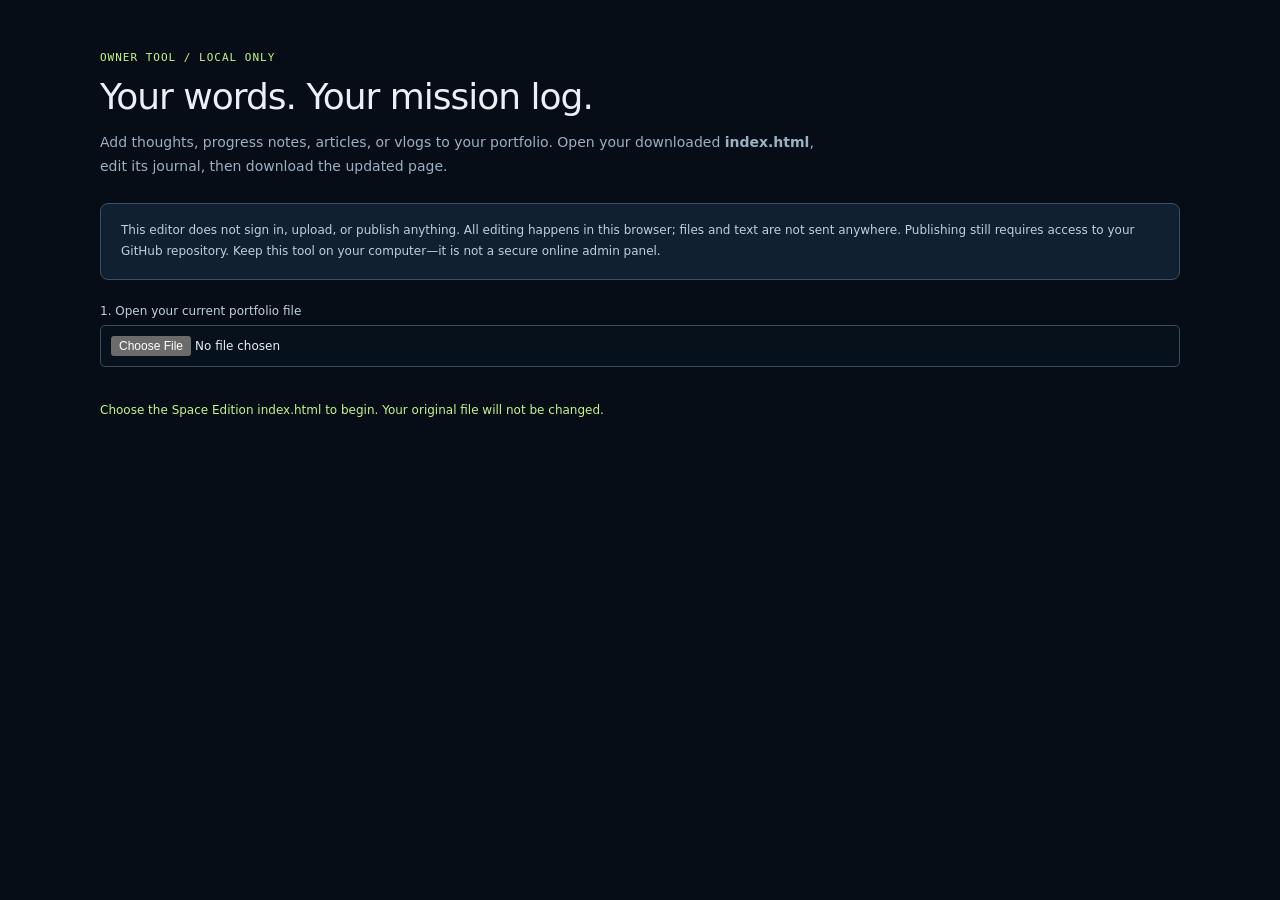
<file: journal-editor.html>
<!doctype html>
<html lang="en"><head><meta charset="utf-8"><meta name="viewport" content="width=device-width,initial-scale=1"><meta name="color-scheme" content="dark"><title>Yuvraj's mission log · Local editor</title><style>
:root{color-scheme:dark;font-family:system-ui,sans-serif;background:#070d16;color:#eaf0f5;font-size:14px}*{box-sizing:border-box}body{margin:0;padding:40px 24px}main{max-width:1080px;margin:auto}h1{font-weight:500;letter-spacing:-1px;font-size:36px;margin:12px 0}h2{font-size:19px;font-weight:500}p{line-height:1.7;color:#9bb0c3}.eyebrow{color:#c4f58a;font:11px monospace;letter-spacing:1px}.intro{max-width:740px}.notice{border:1px solid #385165;background:#102030;padding:16px 20px;border-radius:8px;margin:24px 0;font-size:12px;line-height:1.8;color:#bdd0df}.layout{display:grid;grid-template-columns:310px 1fr;gap:24px}.panel{background:#0c1622;border:1px solid #263b4d;border-radius:10px;padding:24px}label{font-size:12px;color:#bdd0df;display:block;margin-bottom:18px}input,select,textarea{display:block;width:100%;font:inherit;background:#07111b;color:#eaf0f5;border:1px solid #354d61;border-radius:5px;padding:10px;margin-top:7px}input[type=file]{font-size:12px;padding:10px}textarea{resize:vertical;min-height:90px}button{font:inherit;cursor:pointer;border:1px solid #385165;color:#eaf0f5;background:#112233;border-radius:5px;padding:10px 14px}button:disabled{opacity:.4;cursor:default}button.primary{background:#c4f58a;color:#122011;border-color:#c4f58a;font-weight:600}button.danger{border-color:#82515b;color:#e9b5b8;background:none}button:hover:not(:disabled){filter:brightness(1.14)}:focus-visible{outline:2px solid #c4f58a;outline-offset:4px}.actions{display:flex;gap:10px;flex-wrap:wrap}.row{display:grid;grid-template-columns:1fr 1fr;gap:14px}.row label{min-width:0}.post-list{display:grid;gap:8px;margin:18px 0}.post-list button{text-align:left;background:#0a131e;font-size:12px;line-height:1.6}.post-list button.selected{border-color:#c4f58a;color:#c4f58a}.post-list small{display:block;color:#7893aa;font-size:10px}.hint{font-size:11px;color:#7e99af;line-height:1.7;margin-top:12px}#editor-status{padding:15px 0;color:#c4f58a;min-height:54px;font-size:12px}.output{display:flex;align-items:center;justify-content:space-between;border-top:1px solid #263b4d;padding-top:24px;margin-top:24px;gap:24px}.output p{font-size:12px}.preview{margin-top:24px;border:1px dashed #354d61;border-radius:5px;padding:20px}.preview h3{font-weight:500;font-size:22px}.preview p{font-size:12px;white-space:pre-line}.preview small{font:10px monospace;color:#c4f58a}[hidden]{display:none!important}@media(max-width:760px){body{padding:24px 18px}.layout{grid-template-columns:1fr}.row{grid-template-columns:1fr}.panel{padding:20px}h1{font-size:30px}.output{align-items:stretch;flex-direction:column}}
</style></head><body><main><p class="eyebrow">OWNER TOOL / LOCAL ONLY</p><h1>Your words. Your mission log.</h1><p class="intro">Add thoughts, progress notes, articles, or vlogs to your portfolio. Open your downloaded <strong>index.html</strong>, edit its journal, then download the updated page.</p><div class="notice">This editor does not sign in, upload, or publish anything. All editing happens in this browser; files and text are not sent anywhere. Publishing still requires access to your GitHub repository. Keep this tool on your computer—it is not a secure online admin panel.</div><label>1. Open your current portfolio file<input id="site-file" type="file" accept=".html,text/html"></label><p id="editor-status" role="status">Choose the Space Edition index.html to begin. Your original file will not be changed.</p><div id="workspace" hidden><div class="layout"><aside class="panel"><h2>Mission log entries</h2><p class="hint">Select an entry to edit it, or start a new one. Only saved entries are included in the download.</p><div id="post-list" class="post-list"></div><button id="new-entry" type="button">+ New entry</button></aside><section class="panel"><h2 id="edit-heading">Edit entry</h2><form id="entry-form"><label>Title<input name="title" required maxlength="180" placeholder="Give this entry a clear title"></label><div class="row"><label>Category<select name="type"><option value="thought">Thought</option><option value="progress">Progress</option><option value="report">Article / report</option><option value="vlog">Vlog</option></select></label><label>Status<select name="status"><option>Published</option><option>Concept / next scope</option><option>In progress</option></select></label></div><label>Date (optional)<input name="date" type="date"></label><label>Short introduction<textarea name="excerpt" rows="3" required maxlength="650" placeholder="What is this entry about?"></textarea></label><label>Full entry<textarea name="body" rows="12" placeholder="Write your own content. Separate paragraphs with a blank line. Plain text only—no HTML or Markdown rendering."></textarea></label><label>Article or video URL (optional)<input name="url" type="url" placeholder="https://…"></label><p class="hint">Videos open as links. No tracking-heavy embeds. A concept is labeled as a concept; don't add results or dates you can't support.</p><div class="actions"><button class="primary" type="submit">Save entry locally</button><button id="preview-entry" type="button">Preview text</button><button id="delete-entry" class="danger" type="button">Remove entry</button></div></form><article id="entry-preview" class="preview" hidden></article></section></div><div class="output"><div><h2>2. Download & publish</h2><p>Download your updated index.html. In your GitHub repository, upload it at the root to replace the current index.html, then commit. Keep resume.pdf in place.</p></div><button class="primary" id="download-site" type="button">Download updated index.html ↓</button></div><p class="hint">The downloaded page includes its design, image, and JavaScript. No build step. Back up your current file before replacing it. Unsaved form changes are not included.</p></div></main>
<script>
(() => {
  'use strict';
  const $ = selector => document.querySelector(selector);
  const form = $('#entry-form');
  let source = '', entries = [], selected = null, dirty = false, unsavedForm = false;
  const marker = /<script id="journal-data" type="application\/json">[\s\S]*?<\/script>/;
  const typeNames = { thought:'Thought',progress:'Progress',report:'Article',vlog:'Vlog' };
  const fields = ['title','type','status','date','excerpt','body','url'];
  const status = message => { $('#editor-status').textContent = message; };
  function text(tag, value) { const element = document.createElement(tag); element.textContent = value || ''; return element; }
  function listEntries() {
    $('#post-list').replaceChildren();
    if (!entries.length) $('#post-list').append(text('p','No entries yet. Start with something real.'));
    entries.forEach(entry => { const button = document.createElement('button'); button.type = 'button'; button.classList.toggle('selected',entry.id === selected); button.append(text('span',entry.title),text('small',`${typeNames[entry.type]} · ${entry.status || 'Published'}`)); button.addEventListener('click',() => { if (discardDraft()) loadEntry(entry); }); $('#post-list').append(button); });
    $('#delete-entry').disabled = selected === null;
  }
  function discardDraft() { return !unsavedForm || confirm('Discard the unsaved changes in this form? Saved entries remain intact.'); }
  function loadEntry(entry) {
    selected = entry?.id || null;
    form.reset();
    for (const name of fields) {
      if (name === 'body') form.elements[name].value = (entry?.body || []).join('\n\n');
      else form.elements[name].value = entry?.[name] || (name === 'type' ? 'thought' : name === 'status' ? 'Published' : '');
    }
    $('#edit-heading').textContent = selected ? 'Edit entry' : 'New entry';
    $('#entry-preview').hidden = true; unsavedForm = false; listEntries();
  }
  function getEntry() {
    const entry = Object.fromEntries(fields.map(name => [name,form.elements[name].value.trim()]));
    if (entry.url) { const url = new URL(entry.url); if (!['http:','https:'].includes(url.protocol)) throw new Error('Use an https:// or http:// link.'); }
    entry.id = selected || `entry-${Date.now()}-${Math.random().toString(36).slice(2,7)}`;
    entry.body = entry.body.split(/\n\s*\n/).map(paragraph => paragraph.trim()).filter(Boolean);
    return entry;
  }
  $('#site-file').addEventListener('change',async event => {
    const file = event.target.files[0]; if (!file) return;
    if ((dirty || unsavedForm) && !confirm('Replace this editing session with the selected file? Download your current changes first if you need them.')) return;
    try {
      if (file.size > 5 * 1024 * 1024) throw new Error('File too large. Select the Space Edition index.html (under 5 MB).');
      const candidate = await file.text();
      if (!marker.test(candidate)) throw new Error('This file does not contain the Space Edition journal-data block. Select the supplied index.html.');
      const doc = new DOMParser().parseFromString(candidate,'text/html');
      const parsed = JSON.parse(doc.querySelector('#journal-data').textContent);
      if (!Array.isArray(parsed) || parsed.some(entry => !entry || typeof entry.title !== 'string' || !typeNames[entry.type] || (entry.body && (!Array.isArray(entry.body) || entry.body.some(p=>typeof p!=='string'))))) throw new Error('The journal data is not valid. Keep a backup and select a valid portfolio file.');
      entries = parsed.map((entry,index) => ({...entry,id:entry.id || `imported-${index}`})); source = candidate; dirty = false; unsavedForm = false;
      $('#workspace').hidden = false; loadEntry(entries[0] || null); status(`Opened ${file.name}. ${entries.length} journal entries loaded. Nothing has been published.`);
    } catch(error) { status(error.message); }
  });
  form.addEventListener('input',()=>{unsavedForm = true;});
  $('#new-entry').addEventListener('click',()=>{if(discardDraft()){loadEntry(null);form.elements.title.focus();status('New entry. Add your own material, then save it locally.');}});
  form.addEventListener('submit',event=>{
    event.preventDefault();
    try {
      const entry = getEntry();
      if (!entry.title || !entry.excerpt) throw new Error('A title and introduction are required.');
      const index = entries.findIndex(item=>item.id===selected);
      if (index < 0) entries.unshift(entry); else entries[index] = entry;
      dirty = true; loadEntry(entry); status('Entry saved in this session. Download the updated page to keep your changes.');
    } catch(error) { status(error.message); }
  });
  $('#delete-entry').addEventListener('click',()=>{
    if (!selected || !confirm('Remove this entry from the downloaded version? Your original file and live website are unchanged.')) return;
    entries = entries.filter(entry=>entry.id!==selected); dirty = true; loadEntry(entries[0] || null); status('Entry removed from this session. Download and upload the page to publish that change.');
  });
  $('#preview-entry').addEventListener('click',()=>{
    try { const entry = getEntry(); const root = $('#entry-preview'); root.replaceChildren(text('small',`${typeNames[entry.type]} · ${entry.status}`),text('h3',entry.title),text('p',entry.excerpt)); entry.body.forEach(paragraph=>root.append(text('p',paragraph))); if(entry.url)root.append(text('p',entry.url)); root.hidden = false; } catch(error) { status(error.message); }
  });
  $('#download-site').addEventListener('click',()=>{
    if (unsavedForm) { status('Save the entry first, or select another entry and discard this draft, before downloading.'); return; }
    // Escaping < prevents authored text from ending the JSON script tag.
    const json = JSON.stringify(entries,null,2).replace(/</g,'\\u003c');
    const opening = '<script id="journal-data" type="application/json">';
    const closing = '<' + '/script>';
    const output = source.replace(marker,()=>opening + json + closing);
    const blob = new Blob([output],{type:'text/html;charset=utf-8'});
    const url = URL.createObjectURL(blob); const link = document.createElement('a'); link.href = url; link.download = 'index.html'; document.body.append(link); link.click(); link.remove(); setTimeout(()=>URL.revokeObjectURL(url),1000);
    dirty = false; status('Updated index.html downloaded. Upload it to your GitHub repository to publish. Your live site has not been changed automatically.');
  });
  window.addEventListener('beforeunload',event=>{if(dirty||unsavedForm){event.preventDefault();event.returnValue='';}});
})();
</script></body></html>
</file>
